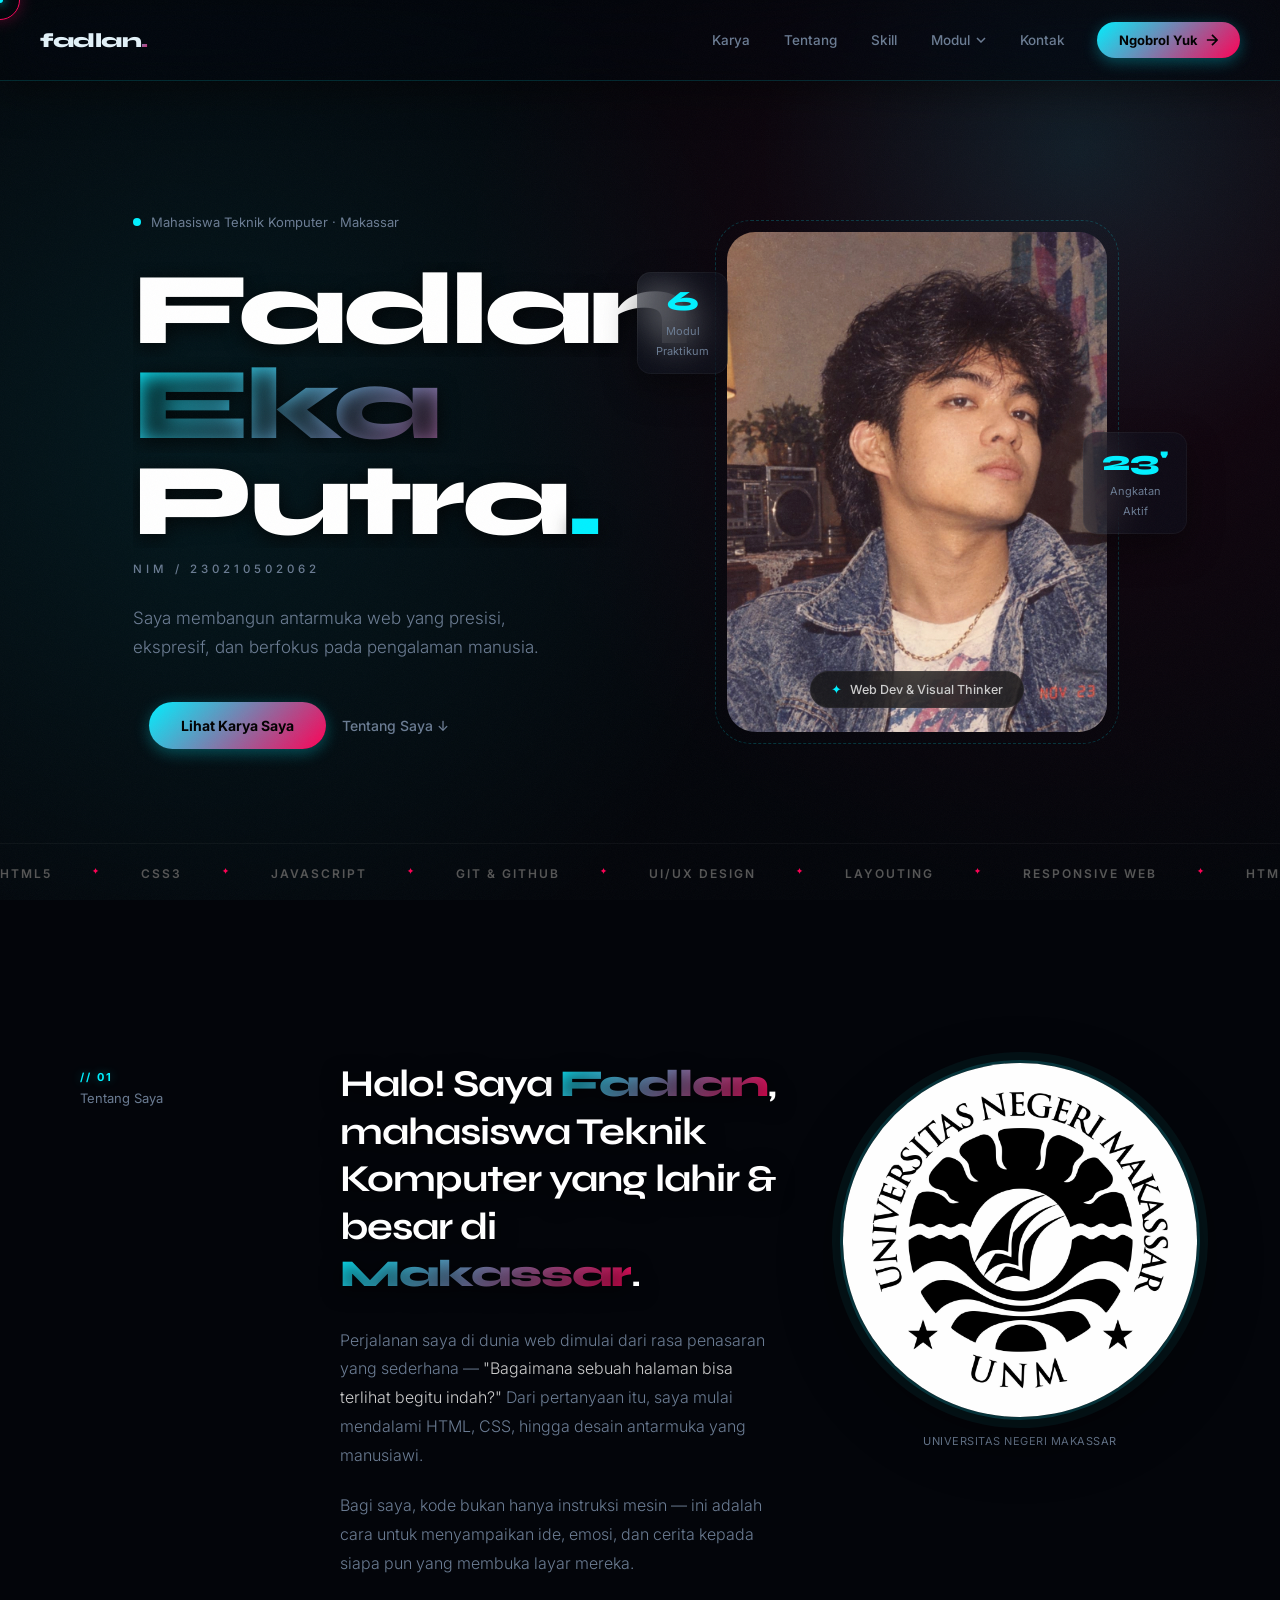
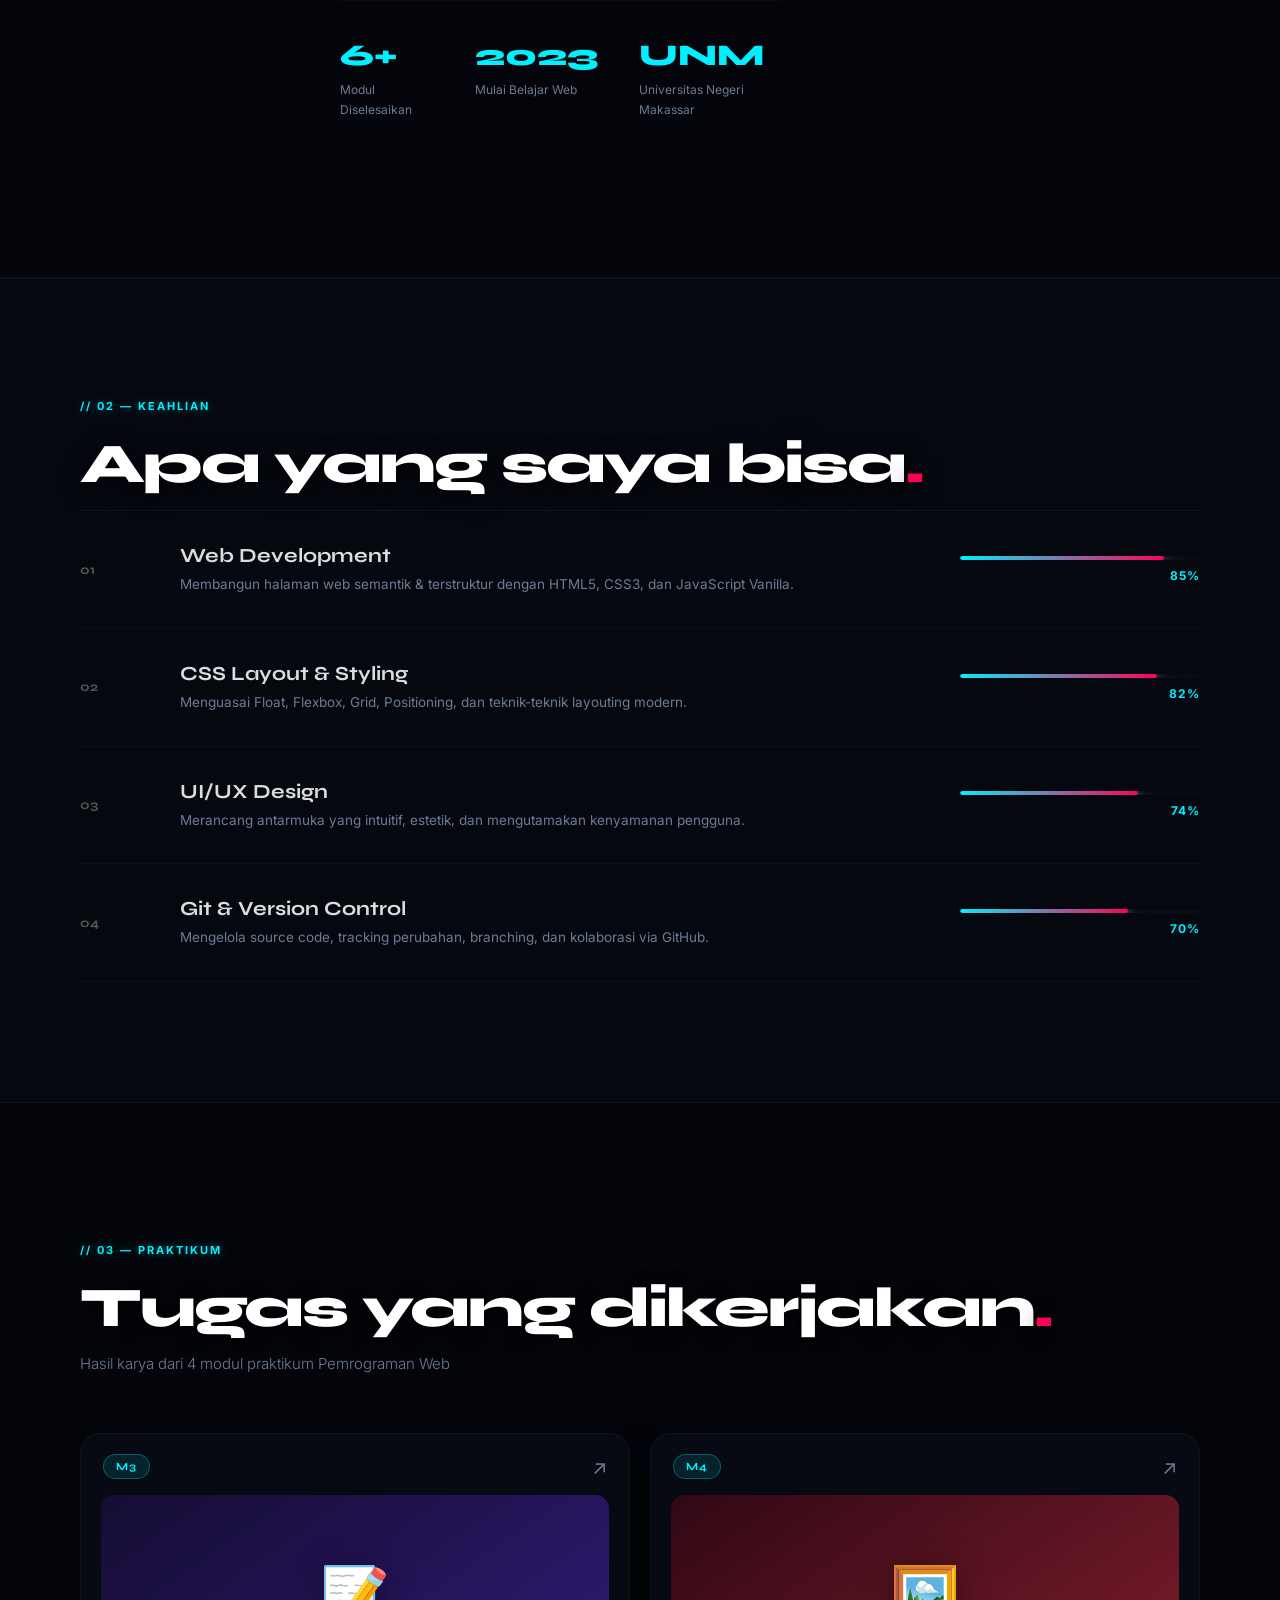
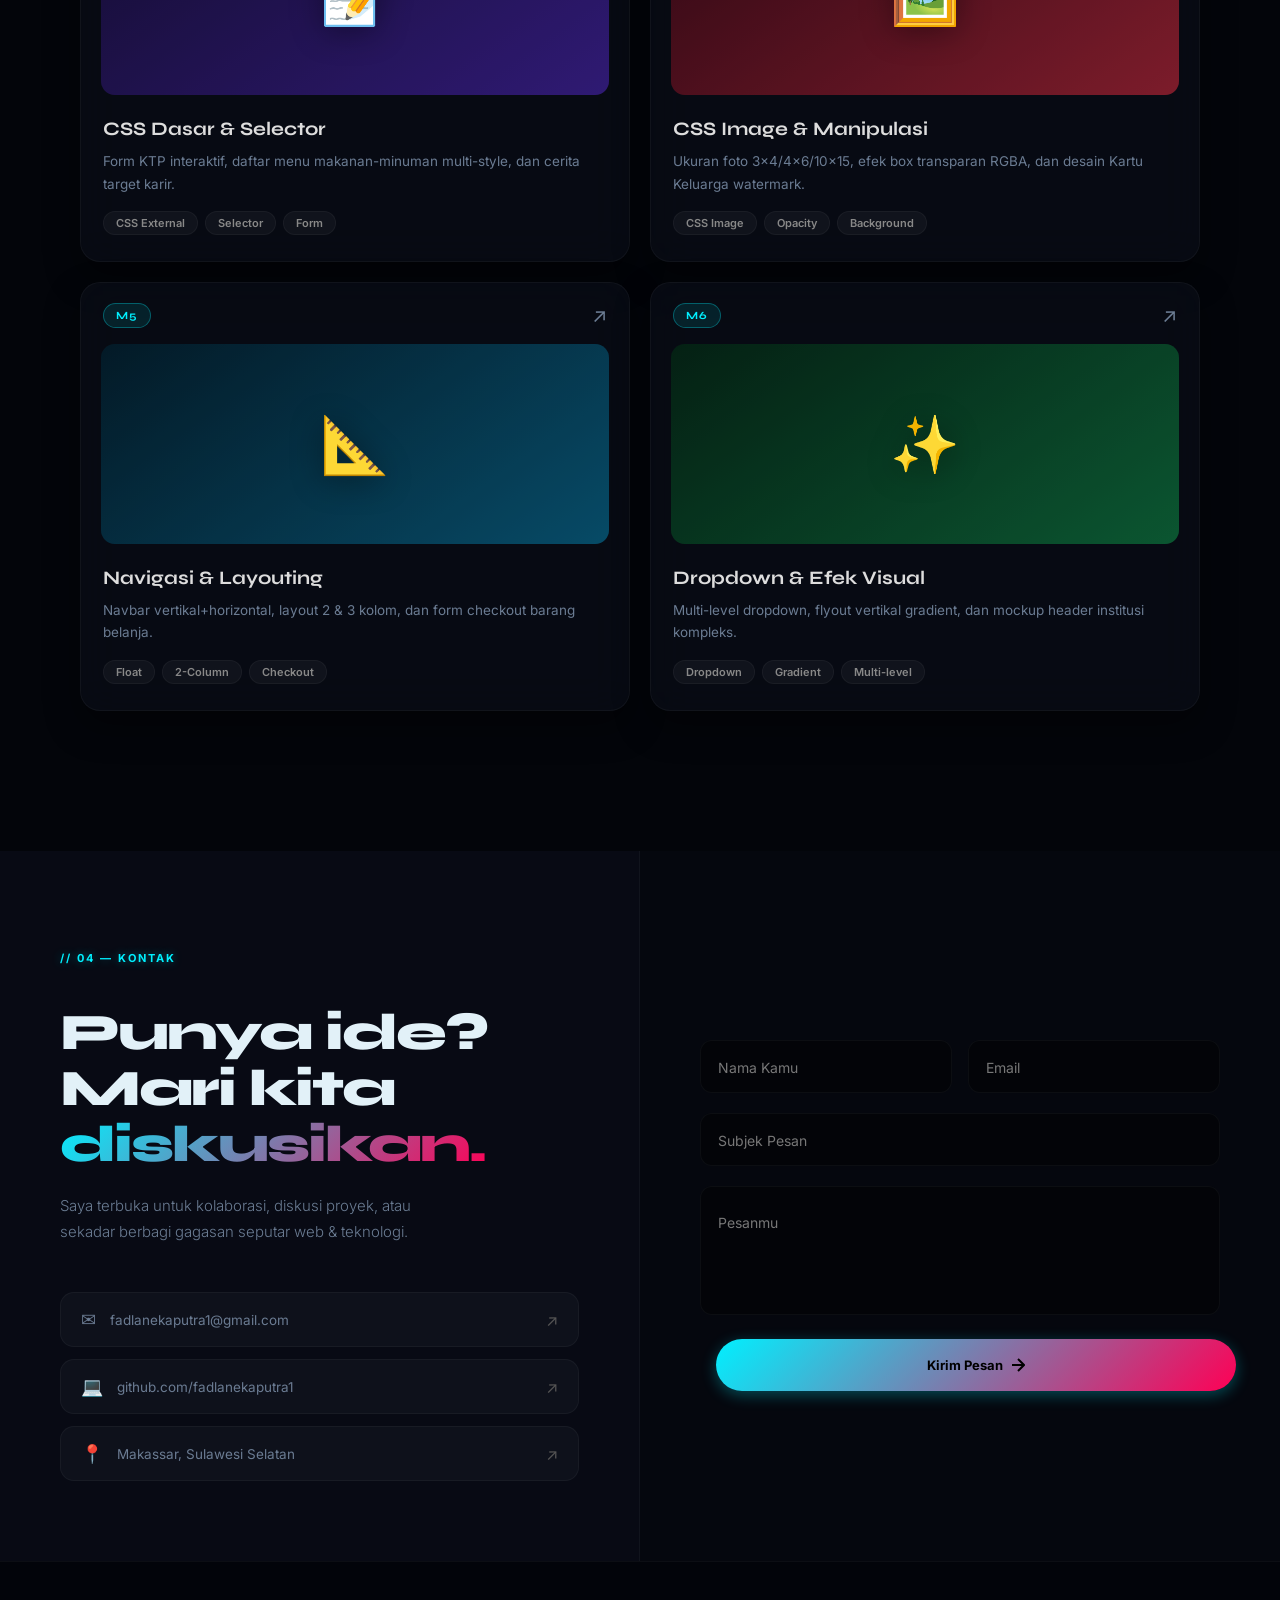
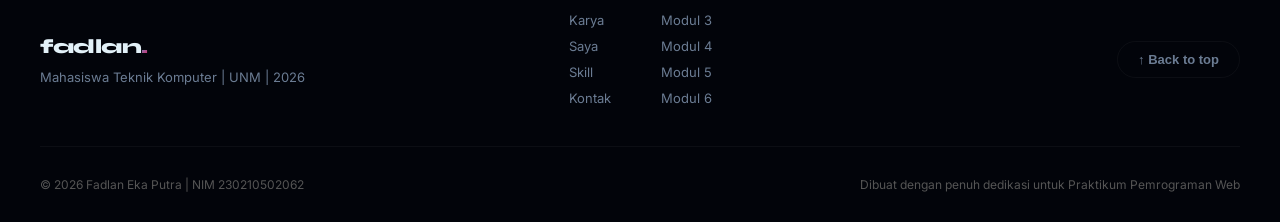
<file: index.html>
<!DOCTYPE html>
<html lang="id">
<head>
    <meta charset="UTF-8">
    <meta name="viewport" content="width=device-width, initial-scale=1.0">
    <meta name="description" content="Fadlan Eka Putra — Mahasiswa Teknik Komputer, Web Developer & Visual Thinker dari Makassar. Membangun antarmuka web modern yang presisi dan interaktif.">
    <title>Fadlan Eka Putra — Web Developer & Portfolio</title>

    <link rel="preconnect" href="https://fonts.googleapis.com">
    <link rel="preconnect" href="https://fonts.gstatic.com" crossorigin>
    <link href="https://fonts.googleapis.com/css2?family=Inter:ital,opsz,wght@0,14..32,300;0,14..32,400;0,14..32,500;0,14..32,600;0,14..32,700;1,14..32,300;1,14..32,400&family=Syne:wght@700;800&display=swap" rel="stylesheet">

    <link rel="stylesheet" href="style.css">
</head>
<body>

    <!-- Custom Cursor -->
    <div id="cursor-dot"></div>
    <div id="cursor-ring"></div>

    <!-- Noise Texture Overlay -->
    <div class="noise-overlay"></div>

    <!-- ===================== NAVBAR ===================== -->
    <header id="navbar">
        <div class="nav-inner">
            <a href="#hero" class="logo">fadlan<span>.</span></a>

            <nav class="nav-links">
                <a href="#work"    class="nav-link">Karya</a>
                <a href="#about"   class="nav-link">Tentang</a>
                <a href="#skills"  class="nav-link">Skill</a>

                <div class="nav-drop-wrap" id="dropWrap">
                    <button class="nav-link drop-btn" id="dropBtn">
                        Modul
                        <svg viewBox="0 0 10 6" width="10" fill="none" stroke="currentColor" stroke-width="1.5"><path d="M1 1l4 4 4-4"/></svg>
                    </button>
                    <div class="drop-bubble" id="dropBubble">
                        <span class="drop-label">Tugas Praktikum Web</span>
                        <a href="modul_3/modul_3.html" class="drop-row">
                            <span class="drop-num">03</span>
                            <span class="drop-info"><b>CSS Dasar &amp; Selector</b><small>Form KTP, Menu, Goals</small></span>
                            <span class="drop-arrow">↗</span>
                        </a>
                        <a href="modul_4/modul_4.html" class="drop-row">
                            <span class="drop-num">04</span>
                            <span class="drop-info"><b>CSS Image</b><small>Foto, Transparan, KK</small></span>
                            <span class="drop-arrow">↗</span>
                        </a>
                        <a href="modul_5/modul_5_tugas2_vertikal.html" class="drop-row">
                            <span class="drop-num">05</span>
                            <span class="drop-info"><b>Navigasi &amp; Layout</b><small>Vertikal, Horizontal, Checkout</small></span>
                            <span class="drop-arrow">↗</span>
                        </a>
                        <a href="modul_6/modul_6.html" class="drop-row">
                            <span class="drop-num">06</span>
                            <span class="drop-info"><b>Dropdown &amp; Efek</b><small>Multi-level, Gradient, Header</small></span>
                            <span class="drop-arrow">↗</span>
                        </a>
                    </div>
                </div>

                <a href="#contact" class="nav-link">Kontak</a>
            </nav>

            <button class="nav-cta" onclick="document.getElementById('contact').scrollIntoView({behavior:'smooth'})">
                <span>Ngobrol Yuk</span>
                <svg viewBox="0 0 14 14" width="12" fill="none" stroke="currentColor" stroke-width="2"><path d="M1 7h12M7 1l6 6-6 6"/></svg>
            </button>
        </div>
    </header>

    <!-- ===================== TASKBAR ===================== -->
    <div id="taskbar" role="navigation" aria-label="Floating navigation">
        <div class="tb-inner">
            <a href="#hero" class="tb-logo">fadlan<span>.</span></a>

            <nav class="tb-links">
                <a href="#work"    class="tb-link">Karya</a>
                <a href="#about"   class="tb-link">Tentang</a>
                <a href="#skills"  class="tb-link">Skill</a>

                <!-- Taskbar Modul Dropdown -->
                <div class="tb-drop-wrap" id="tbDropWrap">
                    <button class="tb-link tb-drop-btn" id="tbDropBtn">
                        Modul
                        <svg viewBox="0 0 10 6" width="10" fill="none" stroke="currentColor" stroke-width="1.5"><path d="M1 1l4 4 4-4"/></svg>
                    </button>
                    <div class="tb-drop-panel" id="tbDropPanel">
                        <span class="drop-label">Tugas Praktikum Web</span>
                        <a href="modul_3/modul_3.html" class="drop-row">
                            <span class="drop-num">03</span>
                            <span class="drop-info"><b>CSS Dasar &amp; Selector</b><small>Form KTP, Menu, Goals</small></span>
                            <span class="drop-arrow">↗</span>
                        </a>
                        <a href="modul_4/modul_4.html" class="drop-row">
                            <span class="drop-num">04</span>
                            <span class="drop-info"><b>CSS Image</b><small>Foto, Transparan, KK</small></span>
                            <span class="drop-arrow">↗</span>
                        </a>
                        <a href="modul_5/modul_5_tugas2_vertikal.html" class="drop-row">
                            <span class="drop-num">05</span>
                            <span class="drop-info"><b>Navigasi &amp; Layout</b><small>Vertikal, Horizontal, Checkout</small></span>
                            <span class="drop-arrow">↗</span>
                        </a>
                        <a href="modul_6/modul_6.html" class="drop-row">
                            <span class="drop-num">06</span>
                            <span class="drop-info"><b>Dropdown &amp; Efek</b><small>Multi-level, Gradient, Header</small></span>
                            <span class="drop-arrow">↗</span>
                        </a>
                    </div>
                </div>

                <a href="#contact" class="tb-link">Kontak</a>
            </nav>

            <button class="tb-cta" onclick="document.getElementById('contact').scrollIntoView({behavior:'smooth'})">
                Ngobrol
                <svg viewBox="0 0 14 14" width="11" fill="none" stroke="currentColor" stroke-width="2"><path d="M1 7h12M7 1l6 6-6 6"/></svg>
            </button>
        </div>
    </div>

    <!-- ===================== HERO ===================== -->
    <section id="hero">
        <div class="hero-grid">
            <div class="hero-left">
                <div class="hero-eyebrow">
                    <span class="dot-live"></span>
                    <span>Mahasiswa Teknik Komputer · Makassar</span>
                </div>

                <h1 class="hero-headline">
                    <span class="line" data-line="1">Fadlan</span>
                    <span class="line italic-word" data-line="2">Eka</span>
                    <span class="line" data-line="3">Putra<span class="hero-dot">.</span></span>
                </h1>

                <p class="hero-nim">NIM / 230210502062</p>

                <p class="hero-sub">
                    Saya membangun antarmuka web yang presisi,<br>
                    ekspresif, dan berfokus pada pengalaman manusia.
                </p>

                <div class="hero-actions">
                    <a href="#work" class="btn-main">Lihat Karya Saya</a>
                    <a href="#about" class="btn-ghost">Tentang Saya ↓</a>
                </div>
            </div>

            <div class="hero-right">
                <div class="photo-frame">
                    <img src="foto saya 80s.jpeg" alt="Fadlan Eka Putra" class="hero-photo">
                    <div class="photo-deco-ring"></div>
                    <div class="photo-tag">
                        <span class="tag-icon">✦</span>
                        <span>Web Dev &amp; Visual Thinker</span>
                    </div>
                </div>

                <div class="float-card card-a">
                    <strong>6</strong>
                    <small>Modul<br>Praktikum</small>
                </div>
                <div class="float-card card-b">
                    <strong>23'</strong>
                    <small>Angkatan<br>Aktif</small>
                </div>
            </div>
        </div>

        <div class="marquee-wrap">
            <div class="marquee-track">
                <span>HTML5</span><span>✦</span>
                <span>CSS3</span><span>✦</span>
                <span>JavaScript</span><span>✦</span>
                <span>Git & GitHub</span><span>✦</span>
                <span>UI/UX Design</span><span>✦</span>
                <span>Layouting</span><span>✦</span>
                <span>Responsive Web</span><span>✦</span>
                <span>HTML5</span><span>✦</span>
                <span>CSS3</span><span>✦</span>
                <span>JavaScript</span><span>✦</span>
                <span>Git & GitHub</span><span>✦</span>
                <span>UI/UX Design</span><span>✦</span>
                <span>Layouting</span><span>✦</span>
                <span>Responsive Web</span><span>✦</span>
            </div>
        </div>
    </section>

    <!-- ===================== ABOUT ===================== -->
    <section id="about">
        <div class="about-wrap">
            <div class="about-sticky-label">
                <span>// 01</span>
                <span>Tentang Saya</span>
            </div>

            <div class="about-content">
                <p class="about-big">
                    Halo! Saya <em>Fadlan</em>, mahasiswa Teknik Komputer 
                    yang lahir &amp; besar di <em>Makassar</em>.
                </p>
                <p class="about-body">
                    Perjalanan saya di dunia web dimulai dari rasa penasaran 
                    yang sederhana — <em>"Bagaimana sebuah halaman bisa terlihat 
                    begitu indah?"</em> Dari pertanyaan itu, saya mulai mendalami 
                    HTML, CSS, hingga desain antarmuka yang manusiawi.
                </p>
                <p class="about-body">
                    Bagi saya, kode bukan hanya instruksi mesin — ini adalah 
                    cara untuk menyampaikan ide, emosi, dan cerita kepada siapa 
                    pun yang membuka layar mereka.
                </p>

                <div class="about-stats-row">
                    <div class="astat">
                        <b>6+</b>
                        <small>Modul Diselesaikan</small>
                    </div>
                    <div class="astat">
                        <b>2023</b>
                        <small>Mulai Belajar Web</small>
                    </div>
                    <div class="astat">
                        <b>UNM</b>
                        <small>Universitas Negeri Makassar</small>
                    </div>
                </div>
            </div>

            <div class="about-photo-col">
                <div class="about-img-wrap">
                    <img src="foto3.jpg" alt="Fadlan Eka Putra" class="about-img">
                    <div class="about-img-label">UNIVERSITAS NEGERI MAKASSAR</div>
                </div>
            </div>
        </div>
    </section>

    <!-- ===================== SKILLS ===================== -->
    <section id="skills">
        <div class="container">
            <div class="section-tag">// 02 — Keahlian</div>
            <h2 class="section-head">Apa yang saya bisa<span class="accent-dot">.</span></h2>

            <div class="skills-list">
                <div class="skill-row js-reveal">
                    <span class="skill-num">01</span>
                    <div class="skill-mid">
                        <h3>Web Development</h3>
                        <p>Membangun halaman web semantik & terstruktur dengan HTML5, CSS3, dan JavaScript Vanilla.</p>
                    </div>
                    <div class="skill-bar-area">
                        <div class="sbar-bg"><div class="sbar-fill" data-pct="85"></div></div>
                        <span>85%</span>
                    </div>
                </div>
                <div class="skill-row js-reveal">
                    <span class="skill-num">02</span>
                    <div class="skill-mid">
                        <h3>CSS Layout & Styling</h3>
                        <p>Menguasai Float, Flexbox, Grid, Positioning, dan teknik-teknik layouting modern.</p>
                    </div>
                    <div class="skill-bar-area">
                        <div class="sbar-bg"><div class="sbar-fill" data-pct="82"></div></div>
                        <span>82%</span>
                    </div>
                </div>
                <div class="skill-row js-reveal">
                    <span class="skill-num">03</span>
                    <div class="skill-mid">
                        <h3>UI/UX Design</h3>
                        <p>Merancang antarmuka yang intuitif, estetik, dan mengutamakan kenyamanan pengguna.</p>
                    </div>
                    <div class="skill-bar-area">
                        <div class="sbar-bg"><div class="sbar-fill" data-pct="74"></div></div>
                        <span>74%</span>
                    </div>
                </div>
                <div class="skill-row js-reveal">
                    <span class="skill-num">04</span>
                    <div class="skill-mid">
                        <h3>Git & Version Control</h3>
                        <p>Mengelola source code, tracking perubahan, branching, dan kolaborasi via GitHub.</p>
                    </div>
                    <div class="skill-bar-area">
                        <div class="sbar-bg"><div class="sbar-fill" data-pct="70"></div></div>
                        <span>70%</span>
                    </div>
                </div>
            </div>
        </div>
    </section>

    <!-- ===================== WORK / PRAKTIKUM ===================== -->
    <section id="work">
        <div class="container">
            <div class="section-tag">// 03 — Praktikum</div>
            <h2 class="section-head">Tugas yang dikerjakan<span class="accent-dot">.</span></h2>
            <p class="section-sub">Hasil karya dari 4 modul praktikum Pemrograman Web</p>

            <div class="work-grid">
                <a href="modul_3/modul_3.html" class="work-card js-reveal" target="_blank">
                    <div class="wcard-top">
                        <span class="wcard-num">M3</span>
                        <span class="wcard-arrow">↗</span>
                    </div>
                    <div class="wcard-thumb" style="background: linear-gradient(145deg,#1a1040,#3b2090);">
                        <div class="thumb-icon">📝</div>
                    </div>
                    <div class="wcard-body">
                        <h3>CSS Dasar & Selector</h3>
                        <p>Form KTP interaktif, daftar menu makanan-minuman multi-style, dan cerita target karir.</p>
                        <div class="wcard-tags">
                            <span>CSS External</span>
                            <span>Selector</span>
                            <span>Form</span>
                        </div>
                    </div>
                </a>

                <a href="modul_4/modul_4.html" class="work-card js-reveal" target="_blank">
                    <div class="wcard-top">
                        <span class="wcard-num">M4</span>
                        <span class="wcard-arrow">↗</span>
                    </div>
                    <div class="wcard-thumb" style="background: linear-gradient(145deg,#3d0a1a,#9b2335);">
                        <div class="thumb-icon">🖼️</div>
                    </div>
                    <div class="wcard-body">
                        <h3>CSS Image & Manipulasi</h3>
                        <p>Ukuran foto 3x4/4x6/10x15, efek box transparan RGBA, dan desain Kartu Keluarga watermark.</p>
                        <div class="wcard-tags">
                            <span>CSS Image</span>
                            <span>Opacity</span>
                            <span>Background</span>
                        </div>
                    </div>
                </a>

                <a href="modul_5/modul_5_tugas2_vertikal.html" class="work-card js-reveal" target="_blank">
                    <div class="wcard-top">
                        <span class="wcard-num">M5</span>
                        <span class="wcard-arrow">↗</span>
                    </div>
                    <div class="wcard-thumb" style="background: linear-gradient(145deg,#042030,#085d80);">
                        <div class="thumb-icon">📐</div>
                    </div>
                    <div class="wcard-body">
                        <h3>Navigasi & Layouting</h3>
                        <p>Navbar vertikal+horizontal, layout 2 & 3 kolom, dan form checkout barang belanja.</p>
                        <div class="wcard-tags">
                            <span>Float</span>
                            <span>2-Column</span>
                            <span>Checkout</span>
                        </div>
                    </div>
                </a>

                <a href="modul_6/modul_6.html" class="work-card js-reveal" target="_blank">
                    <div class="wcard-top">
                        <span class="wcard-num">M6</span>
                        <span class="wcard-arrow">↗</span>
                    </div>
                    <div class="wcard-thumb" style="background: linear-gradient(145deg,#052818,#0e6b3d);">
                        <div class="thumb-icon">✨</div>
                    </div>
                    <div class="wcard-body">
                        <h3>Dropdown & Efek Visual</h3>
                        <p>Multi-level dropdown, flyout vertikal gradient, dan mockup header institusi kompleks.</p>
                        <div class="wcard-tags">
                            <span>Dropdown</span>
                            <span>Gradient</span>
                            <span>Multi-level</span>
                        </div>
                    </div>
                </a>
            </div>
        </div>
    </section>

    <!-- ===================== CONTACT ===================== -->
    <section id="contact">
        <div class="contact-wrap">
            <div class="contact-left">
                <div class="section-tag light">// 04 — Kontak</div>
                <h2 class="contact-head">Punya ide?<br>Mari kita<br><em>diskusikan.</em></h2>
                <p class="contact-sub">Saya terbuka untuk kolaborasi, diskusi proyek, atau sekadar berbagi gagasan seputar web &amp; teknologi.</p>

                <div class="contact-links">
                    <a href="mailto:fadlanekaputra1@gmail.com" class="clink">
                        <span class="clink-icon">✉</span>
                        <span>fadlanekaputra1@gmail.com</span>
                        <span class="clink-arr">↗</span>
                    </a>
                    <a href="https://github.com/fadlanekaputra1" target="_blank" class="clink">
                        <span class="clink-icon">💻</span>
                        <span>github.com/fadlanekaputra1</span>
                        <span class="clink-arr">↗</span>
                    </a>
                    <a href="#" class="clink">
                        <span class="clink-icon">📍</span>
                        <span>Makassar, Sulawesi Selatan</span>
                        <span class="clink-arr">↗</span>
                    </a>
                </div>
            </div>

            <div class="contact-right">
                <form class="cf" id="contactForm">
                    <div class="cf-row">
                        <div class="cf-group">
                            <input type="text" id="cfNama" placeholder=" " required>
                            <label for="cfNama">Nama Kamu</label>
                        </div>
                        <div class="cf-group">
                            <input type="email" id="cfEmail" placeholder=" " required>
                            <label for="cfEmail">Email</label>
                        </div>
                    </div>
                    <div class="cf-group">
                        <input type="text" id="cfSubjek" placeholder=" " required>
                        <label for="cfSubjek">Subjek Pesan</label>
                    </div>
                    <div class="cf-group">
                        <textarea id="cfPesan" rows="5" placeholder=" " required></textarea>
                        <label for="cfPesan">Pesanmu</label>
                    </div>
                    <button type="submit" class="cf-submit" id="cfBtn">
                        <span id="cfBtnText">Kirim Pesan</span>
                        <svg viewBox="0 0 14 14" width="14" fill="none" stroke="currentColor" stroke-width="2"><path d="M1 7h12M7 1l6 6-6 6"/></svg>
                    </button>
                    <div id="cfSuccess" class="cf-success">✦ Pesan terkirim! Saya akan segera membalas.</div>
                </form>
            </div>
        </div>
    </section>

    <!-- ===================== FOOTER ===================== -->
    <footer id="footer">
        <div class="footer-inner">
            <div class="footer-left">
                <a href="#hero" class="logo">fadlan<span>.</span></a>
                <p>Mahasiswa Teknik Komputer | UNM | 2026</p>
            </div>

            <div class="footer-mid">
                <nav class="footer-nav">
                    <a href="#work">Karya</a>
                    <a href="#about">Saya</a>
                    <a href="#skills">Skill</a>
                    <a href="#contact">Kontak</a>
                </nav>
                <nav class="footer-nav">
                    <a href="modul_3/modul_3.html">Modul 3</a>
                    <a href="modul_4/modul_4.html">Modul 4</a>
                    <a href="modul_5/modul_5_tugas2_vertikal.html">Modul 5</a>
                    <a href="modul_6/modul_6.html">Modul 6</a>
                </nav>
            </div>

            <div class="footer-right">
                <button class="back-top" onclick="window.scrollTo({top:0,behavior:'smooth'})">
                    ↑ Back to top
                </button>
            </div>
        </div>

        <div class="footer-bottom">
            <span>© 2026 Fadlan Eka Putra | NIM 230210502062</span>
            <span>Dibuat dengan penuh dedikasi untuk Praktikum Pemrograman Web</span>
        </div>
    </footer>

    <script src="script.js"></script>
</body>
</html>
</file>
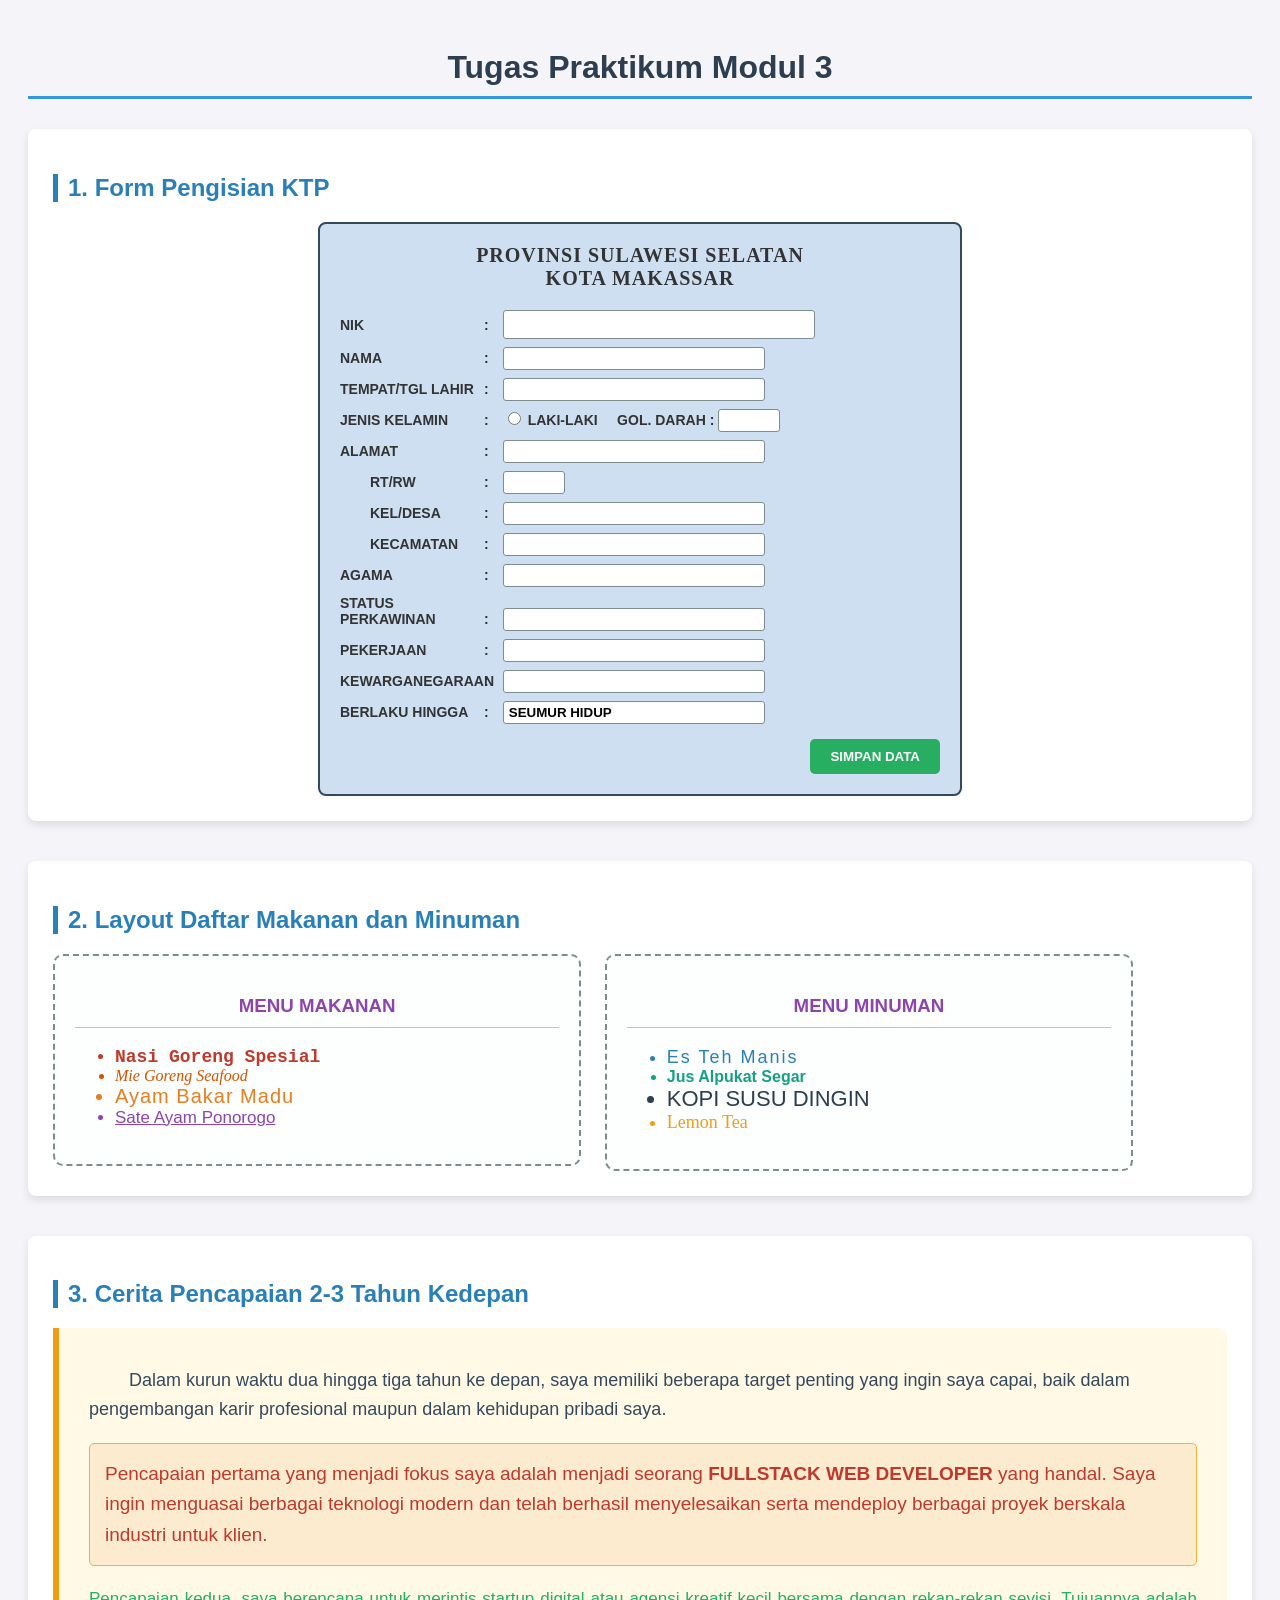
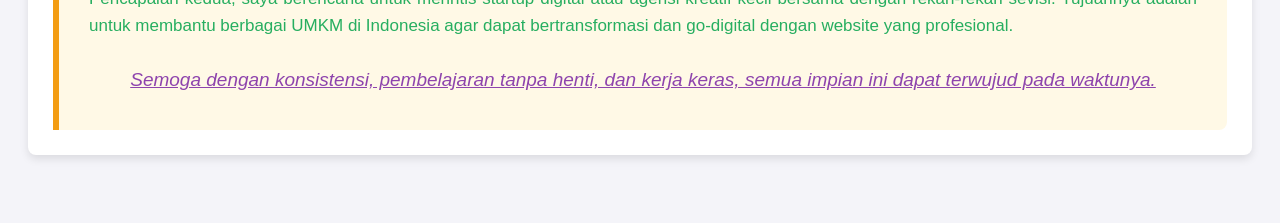
<file: modul_3/modul_3.html>
<!DOCTYPE html>
<html>
<head>
    <meta charset="UTF-8">
    <title>Tugas Praktikum Modul 3</title>
    <!-- Memanggil file CSS eksternal -->
    <link rel="stylesheet" type="text/css" href="style.css">
</head>
<body>

    <h1 class="main-title">Tugas Praktikum Modul 3</h1>

    <!-- Tugas 1 -->
    <div class="task-section">
        <h2 class="task-title">1. Form Pengisian KTP</h2>
        <div class="ktp-form-container">
            <div class="ktp-header">PROVINSI SULAWESI SELATAN<br>KOTA MAKASSAR</div>
            <form>
                <div class="form-group">
                    <label>NIK</label>
                    <span class="colon">:</span>
                    <input type="text" name="nik" class="input-nik">
                </div>
                <div class="form-group">
                    <label>Nama</label>
                    <span class="colon">:</span>
                    <input type="text" name="nama">
                </div>
                <div class="form-group">
                    <label>Tempat/Tgl Lahir</label>
                    <span class="colon">:</span>
                    <input type="text" name="ttl">
                </div>
                <div class="form-group">
                    <label>Jenis Kelamin</label>
                    <span class="colon">:</span>
                    <input type="radio" name="jk" value="Laki-laki"> LAKI-LAKI &nbsp;&nbsp;&nbsp;
                    <label class="label-short">Gol. Darah :</label>
                    <input type="text" name="goldar" class="input-short">
                </div>
                <div class="form-group">
                    <label>Alamat</label>
                    <span class="colon">:</span>
                    <input type="text" name="alamat">
                </div>
                <div class="form-group indent-label">
                    <label>RT/RW</label>
                    <span class="colon">:</span>
                    <input type="text" name="rtrw" class="input-short">
                </div>
                <div class="form-group indent-label">
                    <label>Kel/Desa</label>
                    <span class="colon">:</span>
                    <input type="text" name="keldesa">
                </div>
                <div class="form-group indent-label">
                    <label>Kecamatan</label>
                    <span class="colon">:</span>
                    <input type="text" name="kecamatan">
                </div>
                <div class="form-group">
                    <label>Agama</label>
                    <span class="colon">:</span>
                    <input type="text" name="agama">
                </div>
                <div class="form-group">
                    <label>Status Perkawinan</label>
                    <span class="colon">:</span>
                    <input type="text" name="status">
                </div>
                <div class="form-group">
                    <label>Pekerjaan</label>
                    <span class="colon">:</span>
                    <input type="text" name="pekerjaan">
                </div>
                <div class="form-group">
                    <label>Kewarganegaraan</label>
                    <span class="colon">:</span>
                    <input type="text" name="warga">
                </div>
                <div class="form-group">
                    <label>Berlaku Hingga</label>
                    <span class="colon">:</span>
                    <input type="text" name="berlaku" value="SEUMUR HIDUP" readonly>
                </div>
                <div style="text-align: right; margin-top: 15px;">
                    <button type="button" class="btn-submit">Simpan Data</button>
                </div>
            </form>
        </div>
    </div>

    <!-- Tugas 2 -->
    <div class="task-section">
        <h2 class="task-title">2. Layout Daftar Makanan dan Minuman</h2>
        <div class="menu-container">
            <!-- Layout Kiri -->
            <div id="makanan-layout" class="menu-layout">
                <h3 class="menu-header">Menu Makanan</h3>
                <ul>
                    <li class="makanan-1">Nasi Goreng Spesial</li>
                    <li class="makanan-2">Mie Goreng Seafood</li>
                    <li class="makanan-3">Ayam Bakar Madu</li>
                    <li class="makanan-4">Sate Ayam Ponorogo</li>
                </ul>
            </div>
            
            <!-- Layout Kanan -->
            <div id="minuman-layout" class="menu-layout">
                <h3 class="menu-header">Menu Minuman</h3>
                <ul>
                    <li class="minuman-1">Es Teh Manis</li>
                    <li class="minuman-2">Jus Alpukat Segar</li>
                    <li class="minuman-3">Kopi Susu Dingin</li>
                    <li class="minuman-4">Lemon Tea</li>
                </ul>
            </div>
            <!-- Clear float agar container menyesuaikan tinggi -->
            <div style="clear:both;"></div>
        </div>
    </div>

    <!-- Tugas 3 -->
    <div class="task-section">
        <h2 class="task-title">3. Cerita Pencapaian 2-3 Tahun Kedepan</h2>
        <div class="goals-container">
            <p id="goal-pembuka">Dalam kurun waktu dua hingga tiga tahun ke depan, saya memiliki beberapa target penting yang ingin saya capai, baik dalam pengembangan karir profesional maupun dalam kehidupan pribadi saya.</p>
            
            <p class="goal-highlight">Pencapaian pertama yang menjadi fokus saya adalah menjadi seorang <span class="text-bold">Fullstack Web Developer</span> yang handal. Saya ingin menguasai berbagai teknologi modern dan telah berhasil menyelesaikan serta mendeploy berbagai proyek berskala industri untuk klien.</p>
            
            <p class="goal-normal">Pencapaian kedua, saya berencana untuk merintis startup digital atau agensi kreatif kecil bersama dengan rekan-rekan sevisi. Tujuannya adalah untuk membantu berbagai UMKM di Indonesia agar dapat bertransformasi dan go-digital dengan website yang profesional.</p>
            
            <p id="goal-penutup"><i>Semoga dengan konsistensi, pembelajaran tanpa henti, dan kerja keras, semua impian ini dapat terwujud pada waktunya.</i></p>
        </div>
    </div>

</body>
</html>
</file>
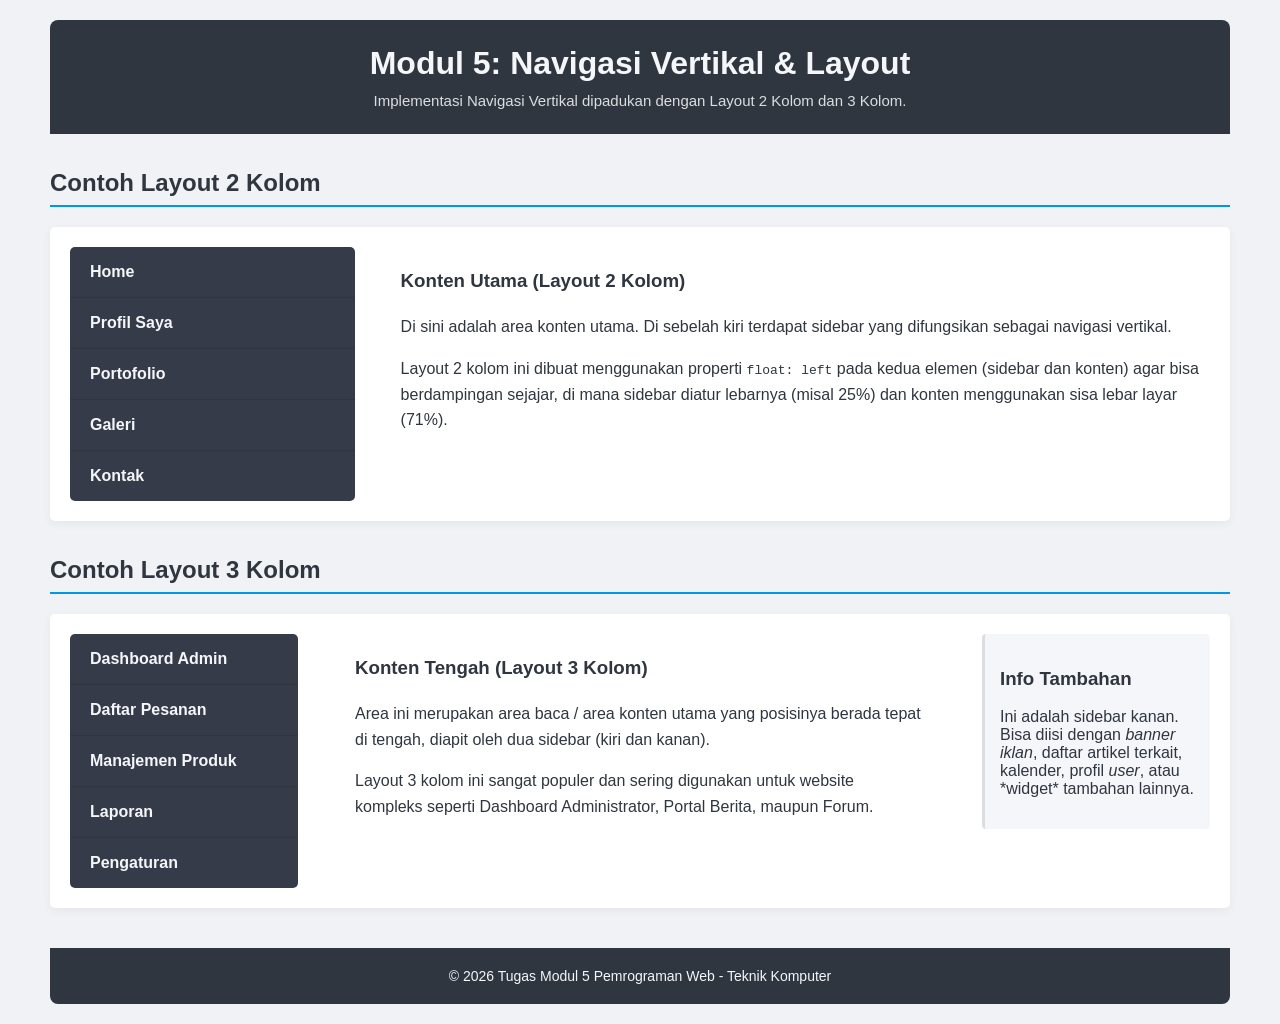
<file: modul_5/modul_5_tugas2_vertikal.html>
<!DOCTYPE html>
<html>
<head>
    <meta charset="UTF-8">
    <title>Modul 5 - Tugas 2 (Navigasi Vertikal & Layout)</title>
    <!-- Memanggil CSS Eksternal -->
    <link rel="stylesheet" type="text/css" href="style.css">
</head>
<body>

    <div class="header">
        <h1>Modul 5: Navigasi Vertikal & Layout</h1>
        <p>Implementasi Navigasi Vertikal dipadukan dengan Layout 2 Kolom dan 3 Kolom.</p>
    </div>

    <!-- Layout 2 Kolom -->
    <h2 class="section-title">Contoh Layout 2 Kolom</h2>
    <div class="wrapper-2col">
        <div class="sidebar-kiri">
            <!-- Navigasi Vertikal -->
            <ul class="nav-vertikal">
                <li><a href="#home">Home</a></li>
                <li><a href="#profil">Profil Saya</a></li>
                <li><a href="#portofolio">Portofolio</a></li>
                <li><a href="#galeri">Galeri</a></li>
                <li><a href="#kontak">Kontak</a></li>
            </ul>
        </div>
        <div class="konten-utama-2col">
            <h3>Konten Utama (Layout 2 Kolom)</h3>
            <p>Di sini adalah area konten utama. Di sebelah kiri terdapat sidebar yang difungsikan sebagai navigasi vertikal.</p>
            <p>Layout 2 kolom ini dibuat menggunakan properti <code>float: left</code> pada kedua elemen (sidebar dan konten) agar bisa berdampingan sejajar, di mana sidebar diatur lebarnya (misal 25%) dan konten menggunakan sisa lebar layar (71%).</p>
        </div>
        <!-- Membersihkan efek float -->
        <div style="clear:both;"></div>
    </div>

    <!-- Layout 3 Kolom -->
    <h2 class="section-title">Contoh Layout 3 Kolom</h2>
    <div class="wrapper-3col">
        <div class="sidebar-kiri-3col">
            <!-- Navigasi Vertikal -->
            <ul class="nav-vertikal">
                <li><a href="#dashboard">Dashboard Admin</a></li>
                <li><a href="#pesanan">Daftar Pesanan</a></li>
                <li><a href="#produk">Manajemen Produk</a></li>
                <li><a href="#laporan">Laporan</a></li>
                <li><a href="#pengaturan">Pengaturan</a></li>
            </ul>
        </div>
        <div class="konten-tengah-3col">
            <h3>Konten Tengah (Layout 3 Kolom)</h3>
            <p>Area ini merupakan area baca / area konten utama yang posisinya berada tepat di tengah, diapit oleh dua sidebar (kiri dan kanan).</p>
            <p>Layout 3 kolom ini sangat populer dan sering digunakan untuk website kompleks seperti Dashboard Administrator, Portal Berita, maupun Forum.</p>
        </div>
        <div class="sidebar-kanan-3col">
            <h3>Info Tambahan</h3>
            <p>Ini adalah sidebar kanan. Bisa diisi dengan <i>banner iklan</i>, daftar artikel terkait, kalender, profil <i>user</i>, atau *widget* tambahan lainnya.</p>
        </div>
        <!-- Membersihkan efek float -->
        <div style="clear:both;"></div>
    </div>

    <div class="footer">
        &copy; 2026 Tugas Modul 5 Pemrograman Web - Teknik Komputer
    </div>

</body>
</html>
</file>
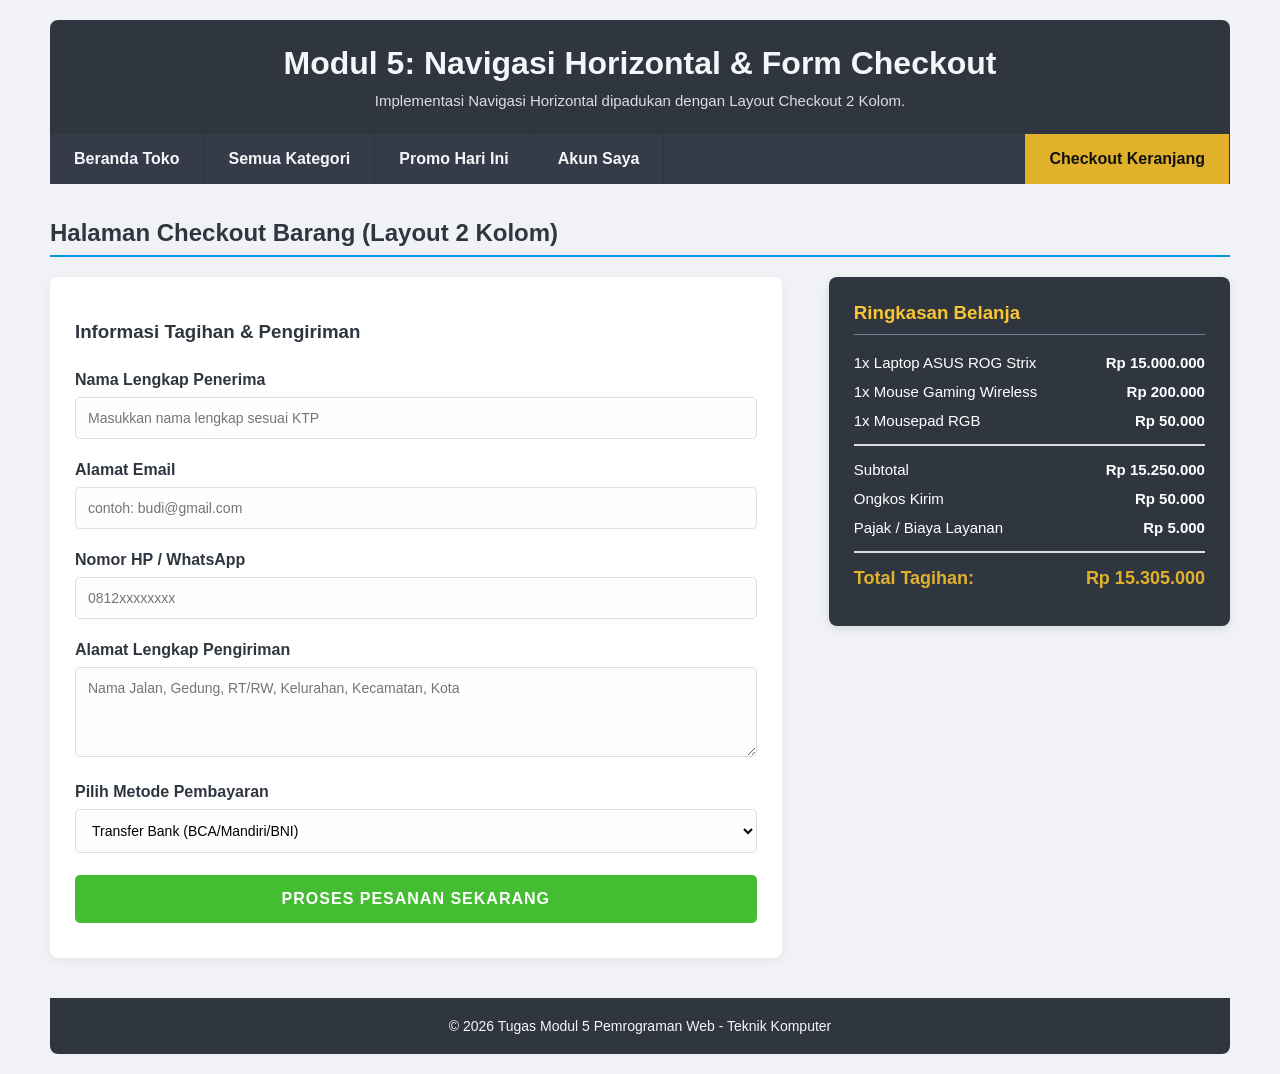
<file: modul_5/modul_5_tugas3_horizontal.html>
<!DOCTYPE html>
<html>
<head>
    <meta charset="UTF-8">
    <title>Modul 5 - Tugas 3 (Navigasi Horizontal & Checkout)</title>
    <!-- Memanggil CSS Eksternal -->
    <link rel="stylesheet" type="text/css" href="style.css">
</head>
<body>

    <div class="header">
        <h1>Modul 5: Navigasi Horizontal & Form Checkout</h1>
        <p>Implementasi Navigasi Horizontal dipadukan dengan Layout Checkout 2 Kolom.</p>
    </div>

    <!-- Navigasi Horizontal -->
    <ul class="nav-horizontal">
        <li><a href="#">Beranda Toko</a></li>
        <li><a href="#">Semua Kategori</a></li>
        <li><a href="#">Promo Hari Ini</a></li>
        <li><a href="#">Akun Saya</a></li>
        <!-- Menu Checkout di kanan -->
        <li style="float:right"><a class="active" href="#">Checkout Keranjang</a></li>
    </ul>

    <!-- Layout 2 Kolom (Kiri: Konten Form Checkout, Kanan: Sidebar Ringkasan) -->
    <h2 class="section-title">Halaman Checkout Barang (Layout 2 Kolom)</h2>
    <div class="wrapper-2col" style="background-color: transparent; box-shadow: none; padding: 0;">
        
        <div class="konten-utama-kiri">
            <h3>Informasi Tagihan & Pengiriman</h3>
            <div class="form-checkout">
                <form>
                    <label>Nama Lengkap Penerima</label>
                    <input type="text" placeholder="Masukkan nama lengkap sesuai KTP" required>
                    
                    <label>Alamat Email</label>
                    <input type="email" placeholder="contoh: budi@gmail.com" required>
                    
                    <label>Nomor HP / WhatsApp</label>
                    <input type="text" placeholder="0812xxxxxxxx" required>
                    
                    <label>Alamat Lengkap Pengiriman</label>
                    <textarea rows="4" placeholder="Nama Jalan, Gedung, RT/RW, Kelurahan, Kecamatan, Kota" required></textarea>
                    
                    <label>Pilih Metode Pembayaran</label>
                    <select>
                        <option>Transfer Bank (BCA/Mandiri/BNI)</option>
                        <option>E-Wallet (GoPay / OVO / Dana)</option>
                        <option>COD (Bayar Tunai di Tempat)</option>
                        <option>Kartu Kredit / Debit</option>
                    </select>
                    
                    <button type="button" class="btn-checkout">Proses Pesanan Sekarang</button>
                </form>
            </div>
        </div>

        <div class="sidebar-kanan">
            <h3>Ringkasan Belanja</h3>
            <div class="ringkasan-item">
                <p>1x Laptop ASUS ROG Strix <span>Rp 15.000.000</span></p>
                <p>1x Mouse Gaming Wireless <span>Rp 200.000</span></p>
                <p>1x Mousepad RGB <span>Rp 50.000</span></p>
                <hr style="border: 1px solid #dcdde1; margin: 15px 0;">
                <p>Subtotal <span>Rp 15.250.000</span></p>
                <p>Ongkos Kirim <span>Rp 50.000</span></p>
                <p>Pajak / Biaya Layanan <span>Rp 5.000</span></p>
                <hr style="border: 1px solid #dcdde1; margin: 15px 0;">
                <p style="font-size: 18px; color: #e1b12c;"><strong>Total Tagihan: <span style="float:right">Rp 15.305.000</span></strong></p>
            </div>
        </div>
        
        <!-- Membersihkan efek float -->
        <div style="clear:both;"></div>
    </div>

    <!-- Penutup Footer -->
    <div class="footer">
        &copy; 2026 Tugas Modul 5 Pemrograman Web - Teknik Komputer
    </div>

</body>
</html>
</file>
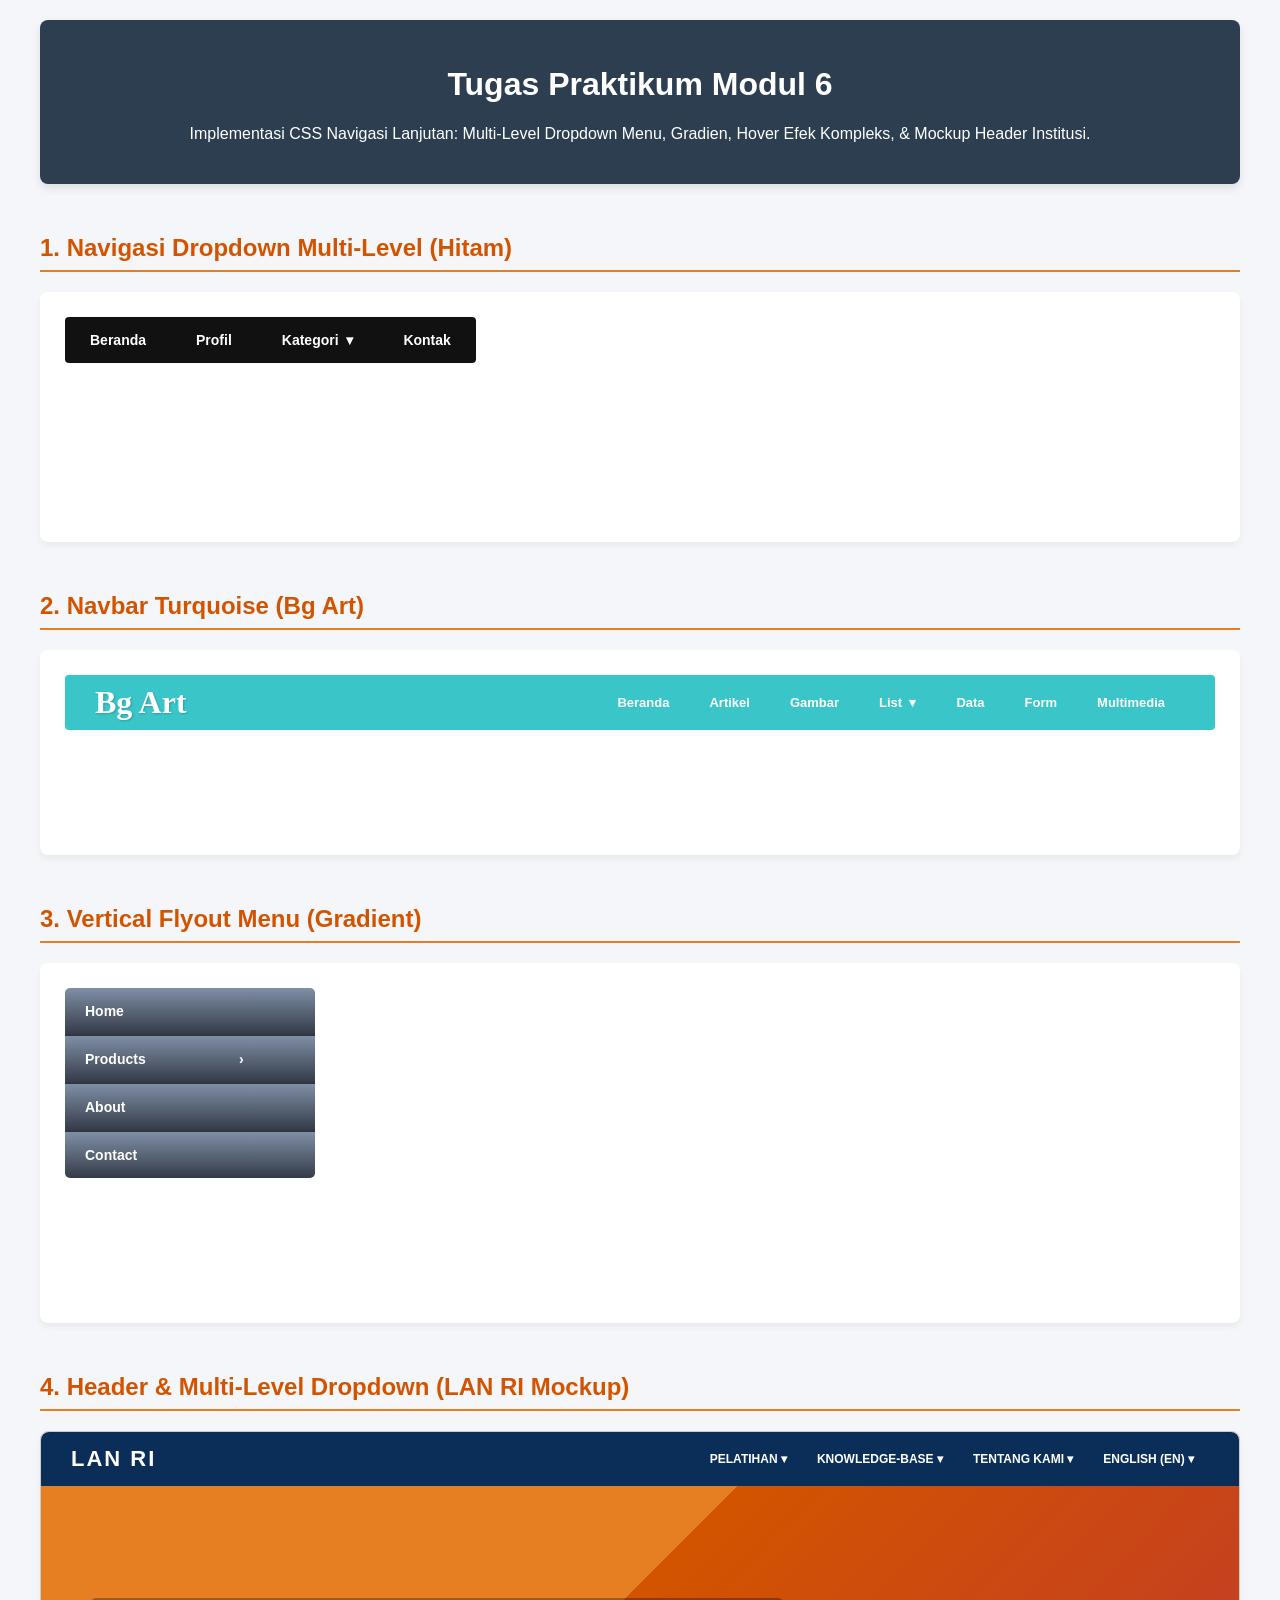
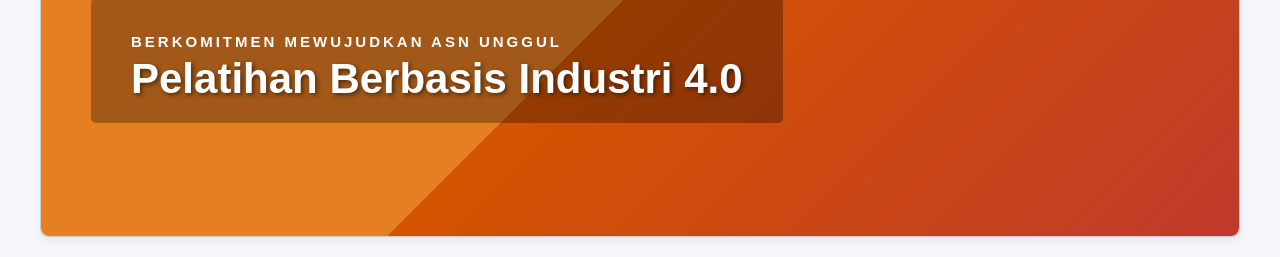
<file: modul_6/modul_6.html>
<!DOCTYPE html>
<html>
<head>
    <meta charset="UTF-8">
    <title>Modul 6 - Navigasi dan Dropdown Lanjutan</title>
    <!-- Memanggil CSS Eksternal -->
    <link rel="stylesheet" type="text/css" href="style.css">
</head>
<body>

    <div class="header-main">
        <h1>Tugas Praktikum Modul 6</h1>
        <p>Implementasi CSS Navigasi Lanjutan: Multi-Level Dropdown Menu, Gradien, Hover Efek Kompleks, & Mockup Header Institusi.</p>
    </div>

    <!-- Tugas 1 -->
    <h2 class="section-title">1. Navigasi Dropdown Multi-Level (Hitam)</h2>
    <div class="task-box">
        <ul class="nav-task1">
            <li><a href="#">Beranda</a></li>
            <li><a href="#">Profil</a></li>
            <li class="dropdown-1">
                <a href="#">Kategori &nbsp;&#x25BE;</a>
                <ul class="sub-1">
                    <li><a href="#">CSS</a></li>
                    <li><a href="#">PHP</a></li>
                    <li><a href="#">Jquery</a></li>
                    <!-- Dropdown level ke-2 -->
                    <li class="dropdown-2">
                        <a href="#">HTML &nbsp;&nbsp;&nbsp;&nbsp;&nbsp;&nbsp;&nbsp;&nbsp;&nbsp;&nbsp;&nbsp;&nbsp;&nbsp;&nbsp;&nbsp;&nbsp;&nbsp;&nbsp;&rsaquo;</a>
                        <ul class="sub-2">
                            <li><a href="#">Dasar HTML</a></li>
                            <li><a href="#">Tag HTML</a></li>
                        </ul>
                    </li>
                </ul>
            </li>
            <li><a href="#">Kontak</a></li>
        </ul>
        <div style="clear:both; height:150px;"></div> <!-- Spasi agar dropdown terlihat -->
    </div>

    <!-- Tugas 2 -->
    <h2 class="section-title">2. Navbar Turquoise (Bg Art)</h2>
    <div class="task-box">
        <div class="nav-task2">
            <div class="brand-t2">Bg Art</div>
            <ul class="menu-t2">
                <li><a href="#">Beranda</a></li>
                <li><a href="#">Artikel</a></li>
                <li><a href="#">gambar</a></li>
                <!-- Dropdown -->
                <li class="dropdown-t2">
                    <a href="#">list &nbsp;&#x25BE;</a>
                    <ul class="sub-t2">
                        <li><a href="#">Tips Sukses (ul)</a></li>
                        <li><a href="#">Cara Masak Mie (ol)</a></li>
                    </ul>
                </li>
                <li><a href="#">Data</a></li>
                <li><a href="#">Form</a></li>
                <li><a href="#">Multimedia</a></li>
            </ul>
        </div>
        <div style="clear:both; height:100px;"></div>
    </div>

    <!-- Tugas 3 -->
    <h2 class="section-title">3. Vertical Flyout Menu (Gradient)</h2>
    <div class="task-box">
        <ul class="nav-task3">
            <li><a href="#">Home</a></li>
            <!-- Dropdown Flyout ke samping -->
            <li class="dropdown-t3">
                <a href="#">Products &nbsp;&nbsp;&nbsp;&nbsp;&nbsp;&nbsp;&nbsp;&nbsp;&nbsp;&nbsp;&nbsp;&nbsp;&nbsp;&nbsp;&nbsp;&nbsp;&nbsp;&nbsp;&nbsp;&nbsp;&nbsp;&nbsp;&nbsp;&rsaquo;</a>
                <ul class="sub-t3">
                    <li><a href="#">Product 1</a></li>
                    <li><a href="#">Product 2</a></li>
                </ul>
            </li>
            <li><a href="#">About</a></li>
            <li><a href="#">Contact</a></li>
        </ul>
        <div style="clear:both; height:120px;"></div>
    </div>

    <!-- Tugas 4 -->
    <h2 class="section-title">4. Header & Multi-Level Dropdown (LAN RI Mockup)</h2>
    <div class="task-box" style="padding:0; border:1px solid #ccc;">
        <div class="nav-task4-container">
            <!-- Navbar Atas -->
            <div class="topbar-t4">
                <div class="logo-t4">LAN RI</div>
                <ul class="menu-t4">
                    <li class="drop-t4">
                        <a href="#">PELATIHAN &#x25BE;</a>
                        <!-- Submenu 1 -->
                        <ul class="sub-t4">
                            <li class="drop-t4-sub">
                                <a href="#">Pelatihan Kepemimpinan &nbsp;&nbsp;&nbsp;&nbsp;&nbsp;&rsaquo;</a>
                                <!-- Submenu 2 -->
                                <ul class="sub-t4-sub">
                                    <li><a href="#">PKN Tingkat I</a></li>
                                    <li><a href="#">PKN Tingkat II</a></li>
                                    <li><a href="#">PKA</a></li>
                                </ul>
                            </li>
                            <li><a href="#">Pelatihan Dasar CPNS</a></li>
                            <li><a href="#">Pelatihan Sosial Kultural</a></li>
                            <li><a href="#">Pelatihan Teknis</a></li>
                            <li><a href="#">Pelatihan Fungsional</a></li>
                        </ul>
                    </li>
                    <li><a href="#">KNOWLEDGE-BASE &#x25BE;</a></li>
                    <li><a href="#">TENTANG KAMI &#x25BE;</a></li>
                    <li><a href="#">ENGLISH (EN) &#x25BE;</a></li>
                </ul>
            </div>
            
            <!-- Banner / Hero Section Bawah Navigasi -->
            <div class="hero-banner-t4">
                <div class="hero-text">
                    <p class="subtitle">BERKOMITMEN MEWUJUDKAN ASN UNGGUL</p>
                    <h1 class="title">Pelatihan Berbasis Industri 4.0</h1>
                </div>
            </div>
        </div>
    </div>

</body>
</html>
</file>
<file: style.css>
/* ========================================
   PORTFOLIO — TEMA CYBER-AURORA
   Style: Deep Space Glassmorphism + Neon Glow
   ======================================== */

:root {
    --bg-base:       #03050a; 
    --bg-surface:    rgba(14, 18, 32, 0.45); 
    --bg-elevated:   rgba(25, 30, 50, 0.6);
    
    --text-main:     #e2f1f8; 
    --text-muted:    #6b7c93; 
    --accent-primary:#00f0ff; 
    --accent-secondary:#ff0055; 
    --accent-grad:   linear-gradient(135deg, var(--accent-primary), var(--accent-secondary));
    
    --border-glow:   rgba(0, 240, 255, 0.15);
    --border-subtle: rgba(255, 255, 255, 0.04);
    
    --f-body: 'Plus Jakarta Sans', 'Inter', sans-serif;
    --f-head: 'Space Grotesk', 'Syne', sans-serif;

    --ease:    cubic-bezier(0.16, 1, 0.3, 1);
    --spring:  cubic-bezier(0.175, 0.885, 0.32, 1.275);
}

*,*::before,*::after { box-sizing:border-box; margin:0; padding:0; }
html { scroll-behavior:smooth; }

body {
    font-family: var(--f-body);
    background-color: var(--bg-base);
    background-image: 
        radial-gradient(circle at 15% 50%, rgba(0, 240, 255, 0.08) 0%, transparent 50%),
        radial-gradient(circle at 85% 30%, rgba(255, 0, 85, 0.08) 0%, transparent 50%);
    background-attachment: fixed;
    color: var(--text-main);
    overflow-x: hidden;
    cursor: none; 
}

a { text-decoration:none; color:inherit; }
img { display:block; max-width:100%; }

.container {
    max-width: 1200px;
    margin: 0 auto;
    padding: 0 40px;
}

/* Noise Texture Overlay */
.noise-overlay {
    position: fixed; inset: 0; z-index: 9999; pointer-events: none; opacity: 0.032;
    background-image: url("data:image/svg+xml,%3Csvg viewBox='0 0 256 256' xmlns='http://www.w3.org/2000/svg'%3E%3Cfilter id='n'%3E%3CfeTurbulence type='fractalNoise' baseFrequency='0.9' numOctaves='4' stitchTiles='stitch'/%3E%3C/filter%3E%3Crect width='100%25' height='100%25' filter='url(%23n)'/%3E%3C/svg%3E");
    background-repeat: repeat; background-size: 200px 200px;
}

/* Custom Cursor */
#cursor-dot {
    width: 6px; height: 6px; background: var(--accent-primary); box-shadow: 0 0 10px var(--accent-primary);
    border-radius: 50%; position: fixed; top: 0; left: 0; transform: translate(-50%,-50%);
    pointer-events: none; z-index: 10000; transition: transform 0.1s ease-out; mix-blend-mode: screen;
}
#cursor-ring {
    width: 40px; height: 40px; border: 1.5px solid var(--accent-secondary); box-shadow: 0 0 15px rgba(255, 0, 85, 0.3);
    border-radius: 50%; position: fixed; top: 0; left: 0; transform: translate(-50%,-50%);
    pointer-events: none; z-index: 9999; transition: width 0.3s var(--spring), height 0.3s var(--spring), background 0.3s ease;
    mix-blend-mode: screen;
}
body.cursor-hover #cursor-ring {
    width: 70px; height: 70px; border-color: var(--accent-primary); background: rgba(0, 240, 255, 0.05);
    box-shadow: 0 0 20px rgba(0, 240, 255, 0.2);
}

/* Navbar */
#navbar {
    position: fixed; top: 0; left: 0; right: 0; z-index: 900; padding: 22px 40px;
    background: rgba(3, 5, 10, 0.65); backdrop-filter: blur(30px) saturate(200%);
    border-bottom: 1px solid var(--border-glow); box-shadow: 0 10px 40px rgba(0, 0, 0, 0.5);
    transition: transform 0.55s var(--ease), opacity 0.45s ease;
}
#navbar.nav-hidden { transform: translateY(-110%); opacity: 0; pointer-events: none; }
.nav-inner { display: flex; align-items: center; width: 100%; }
.logo { font-family: var(--f-head); font-size: 20px; font-weight: 800; letter-spacing: -0.5px; color: var(--text-main); margin-right: auto; }
.logo span, .tb-logo span { background: var(--accent-grad); -webkit-background-clip: text; -webkit-text-fill-color: transparent; }
.nav-links { display: flex; align-items: center; gap: 2px; }
.nav-link, .tb-link {
    font-size: 13.5px; font-weight: 500; color: var(--text-muted); padding: 8px 16px; border-radius: 99px;
    background: none; border: none; font-family: var(--f-body); cursor: none; display: flex; align-items: center; gap: 6px;
    transition: color 0.2s ease, background 0.2s ease, box-shadow 0.2s ease;
}
.nav-link:hover, .tb-link:hover { color: var(--text-main); background: rgba(255, 255, 255, 0.03); box-shadow: inset 0 -2px 0 var(--accent-primary); }
.nav-cta, .tb-cta, .btn-main, .cf-submit {
    display: flex; align-items: center; justify-content: center; gap: 8px; margin-left: 16px; padding: 10px 22px;
    background: var(--accent-grad); color: #000; font-family: var(--f-body); font-size: 13px; font-weight: 700;
    border: none; border-radius: 99px; cursor: none; box-shadow: 0 4px 15px rgba(0, 240, 255, 0.3);
    transition: transform 0.25s var(--spring), box-shadow 0.25s ease;
}
.nav-cta:hover, .tb-cta:hover, .btn-main:hover, .cf-submit:hover {
    transform: scale(1.04); box-shadow: 0 8px 25px rgba(255, 0, 85, 0.4);
}

/* Taskbar */
#taskbar {
    position: fixed; top: 18px; left: 50%; transform: translateX(-50%) translateY(-80px);
    z-index: 1000; opacity: 0; pointer-events: none; background: rgba(12, 12, 16, 0.88);
    backdrop-filter: blur(24px) saturate(180%); border: 1px solid var(--border-glow); border-radius: 99px;
    padding: 6px 8px 6px 20px; box-shadow: 0 8px 32px rgba(0, 0, 0, 0.5);
    transition: transform 0.55s var(--spring), opacity 0.35s ease;
}
#taskbar.tb-visible { transform: translateX(-50%) translateY(0); opacity: 1; pointer-events: all; }
.tb-inner { display: flex; align-items: center; gap: 4px; }
.tb-logo { font-family: var(--f-head); font-size: 15px; font-weight: 800; color: var(--text-main); margin-right: 6px; padding: 0 4px; }
.tb-links { display: flex; align-items: center; }

/* Dropdowns */
.tb-drop-wrap, .nav-drop-wrap { position: relative; }
.tb-drop-panel, .drop-bubble {
    position: absolute; top: calc(100% + 14px); left: 50%; transform: translateX(-50%) translateY(-10px) scale(0.95);
    background: var(--bg-elevated); backdrop-filter: blur(20px); border: 1px solid var(--border-subtle);
    border-radius: 18px; padding: 8px; box-shadow: 0 20px 60px rgba(0,0,0,0.6); opacity: 0; visibility: hidden; pointer-events: none;
    transition: opacity 0.22s ease, transform 0.28s var(--spring), visibility 0.22s;
}
.tb-drop-panel { width: 300px; }
.drop-bubble { width: 320px; }
.tb-drop-wrap.open .tb-drop-panel, .nav-drop-wrap.open .drop-bubble {
    opacity: 1; visibility: visible; pointer-events: all; transform: translateX(-50%) translateY(0) scale(1);
}
.drop-label {
    display: block; font-size: 10px; font-weight: 700; letter-spacing: 2px; text-transform: uppercase;
    color: var(--text-muted); padding: 8px 14px 6px; border-bottom: 1px solid var(--border-subtle); margin-bottom: 6px;
}
.drop-row {
    display: flex; align-items: center; gap: 12px; padding: 12px 14px; border-radius: 12px;
    transition: background 0.18s ease, transform 0.2s var(--spring); cursor: none;
}
.drop-row:hover { background: rgba(0, 240, 255, 0.06); transform: translateX(3px); }
.drop-num, .wcard-num {
    font-family: var(--f-head); font-size: 11px; font-weight: 700; background: rgba(0, 240, 255, 0.1);
    color: var(--accent-primary); border: 1px solid rgba(0, 240, 255, 0.3); display: flex; align-items: center; justify-content: center;
}
.drop-num { width: 28px; height: 28px; border-radius: 8px; }
.drop-info { flex: 1; }
.drop-info b { display: block; font-size: 13.5px; font-weight: 600; color: var(--text-main); margin-bottom: 2px; }
.drop-info small { font-size: 11.5px; color: var(--text-muted); }
.drop-arrow { color: var(--text-muted); font-size: 13px; transition: color 0.2s ease, transform 0.2s ease; }
.drop-row:hover .drop-arrow { color: var(--accent-primary); transform: translate(2px,-2px); }

/* Hero Section */
#hero { min-height: 100vh; display: flex; flex-direction: column; padding-top: 100px; position: relative; overflow: hidden; }
#hero::before {
    content: ''; position: absolute; top: -200px; right: -150px; width: 700px; height: 700px; border-radius: 50%;
    background: radial-gradient(circle, rgba(0,240,255,0.1) 0%, transparent 65%); pointer-events: none;
}
.hero-grid { flex: 1; display: grid; grid-template-columns: 1fr 460px; max-width: 1200px; margin: 0 auto; padding: 80px 40px 60px; align-items: center; }
.hero-eyebrow { display: flex; align-items: center; gap: 10px; font-size: 13px; color: var(--text-muted); margin-bottom: 32px; }
.dot-live { width: 8px; height: 8px; border-radius: 50%; background: var(--accent-primary); animation: pulseLive 2s infinite; }
@keyframes pulseLive { 0%, 100% { box-shadow: 0 0 0 0 rgba(0,240,255,0.5); } 50% { box-shadow: 0 0 0 8px rgba(0,240,255,0); } }

.hero-headline, .section-head, .about-big { font-family: var(--f-head); color: #ffffff; text-shadow: 0 4px 20px rgba(0,0,0,0.8); }
.hero-headline { font-size: clamp(64px, 8vw, 110px); font-weight: 800; line-height: 0.93; letter-spacing: -4px; margin-bottom: 14px; }
.hero-headline .line { display: block; overflow: hidden; }
.hero-headline .italic-word, .about-big em, .contact-head em {
    background: var(--accent-grad); -webkit-background-clip: text; -webkit-text-fill-color: transparent; font-style: normal; font-weight: 900;
}
.hero-dot { color: var(--accent-primary); }
.hero-nim { font-size: 11.5px; font-weight: 500; letter-spacing: 4px; text-transform: uppercase; color: var(--text-muted); margin-bottom: 28px; }
.hero-sub { font-size: 17px; color: var(--text-muted); line-height: 1.7; max-width: 440px; margin-bottom: 40px; font-weight: 300; }
.hero-actions { display: flex; align-items: center; gap: 16px; }
.btn-main { padding: 15px 32px; font-size: 14px; }
.btn-ghost { font-size: 14px; font-weight: 500; color: var(--text-muted); transition: color 0.2s ease; }
.btn-ghost:hover { color: var(--text-main); }

.hero-right { position: relative; display: flex; justify-content: center; }
.photo-frame { position: relative; width: 380px; height: 500px; }
.hero-photo { width: 100%; height: 100%; object-fit: cover; border-radius: 28px; filter: grayscale(8%) contrast(1.05); transition: filter 0.4s ease; }
.photo-frame:hover .hero-photo { filter: grayscale(0%) contrast(1); }
.photo-deco-ring {
    position: absolute; inset: -12px; border: 1.5px dashed rgba(0, 240, 255, 0.2); border-radius: 36px; animation: spinSlow 25s linear infinite;
}
@keyframes spinSlow { from { transform: rotate(0deg); } to { transform: rotate(360deg); } }
.photo-tag {
    position: absolute; bottom: 24px; left: 50%; transform: translateX(-50%); background: rgba(14, 14, 14, 0.75);
    backdrop-filter: blur(14px); border: 1px solid var(--border-subtle); border-radius: 99px; padding: 10px 20px;
    display: flex; align-items: center; gap: 8px; font-size: 12.5px; font-weight: 500; white-space: nowrap; color: #ccc;
}
.tag-icon { color: var(--accent-primary); }

.float-card {
    position: absolute; background: var(--bg-surface); backdrop-filter: blur(20px); border: 1px solid var(--border-subtle);
    box-shadow: 0 15px 35px rgba(0,0,0,0.4); border-radius: 14px; padding: 14px 18px; text-align: center; animation: floatBob 5s ease-in-out infinite;
}
.card-a { top: 40px; left: -50px; }
.card-b { top: 200px; right: -40px; animation-delay: 2s; }
@keyframes floatBob { 0%,100% { transform: translateY(0); } 50% { transform: translateY(-10px); } }
.float-card strong { display: block; font-family: var(--f-head); font-size: 28px; font-weight: 800; color: var(--accent-primary); line-height: 1; margin-bottom: 4px; }
.float-card small { font-size: 11px; color: var(--text-muted); }

/* Marquee */
.marquee-wrap { border-top: 1px solid var(--border-subtle); overflow: hidden; padding: 18px 0; white-space: nowrap; }
.marquee-track {
    display: inline-flex; gap: 40px; animation: marqueeScroll 28s linear infinite; font-size: 12px; font-weight: 600; letter-spacing: 2px; text-transform: uppercase; color: #555;
}
.marquee-track span:nth-child(even) { color: var(--accent-secondary); font-size: 8px; }
@keyframes marqueeScroll { from { transform: translateX(0); } to { transform: translateX(-50%); } }

/* About Section */
#about { padding: 160px 0; position: relative; }
#about::before { content: ''; position: absolute; bottom: 0; left: 0; width: 100%; height: 1px; background: var(--border-subtle); }
.about-wrap { max-width: 1200px; margin: 0 auto; padding: 0 40px; display: grid; grid-template-columns: 200px 1fr 360px; gap: 60px; align-items: start; }
.about-sticky-label { display: flex; flex-direction: column; gap: 6px; padding-top: 10px; position: sticky; top: 120px; }
.section-tag, .about-sticky-label span:first-child {
    font-size: 11px; font-weight: 700; letter-spacing: 2px; text-transform: uppercase; color: var(--accent-primary); text-shadow: 0 0 10px rgba(0, 240, 255, 0.4);
}
.about-sticky-label span:last-child { font-size: 13px; color: var(--text-muted); }
.about-big { font-size: clamp(26px, 3vw, 38px); font-weight: 700; line-height: 1.25; letter-spacing: -1px; margin-bottom: 28px; }
.about-body { font-size: 16px; color: var(--text-muted); line-height: 1.8; margin-bottom: 22px; font-weight: 300; }
.about-body em { color: #ccc; font-style: normal; }
.about-stats-row { display: flex; gap: 40px; padding-top: 36px; border-top: 1px solid var(--border-subtle); margin-top: 12px; }
.astat b { display: block; font-family: var(--f-head); font-size: 30px; font-weight: 800; color: var(--accent-primary); margin-bottom: 5px; }
.astat small { font-size: 12px; color: var(--text-muted); }
.about-img-wrap { position: sticky; top: 120px; display: flex; flex-direction: column; align-items: center; }
.about-img {
    width: 100%; aspect-ratio: 1 / 1; object-fit: cover; object-position: center top; border-radius: 50%;
    filter: grayscale(10%); border: 3px solid rgba(0, 240, 255, 0.2);
    box-shadow: 0 0 0 8px rgba(0, 240, 255, 0.05), 0 20px 60px rgba(0, 0, 0, 0.4);
    transition: filter 0.4s ease, border-color 0.4s ease, box-shadow 0.4s ease, transform 0.4s var(--spring);
}
.about-img:hover {
    filter: grayscale(0%); border-color: rgba(0, 240, 255, 0.55);
    box-shadow: 0 0 0 12px rgba(0, 240, 255, 0.08), 0 24px 64px rgba(0, 0, 0, 0.5); transform: scale(1.03);
}
.about-img-label { font-size: 11px; color: var(--text-muted); text-align: center; margin-top: 14px; letter-spacing: 0.5px; }

/* Skills Section */
#skills { padding: 120px 0; background: rgba(10, 14, 25, 0.4); border-top: 1px solid var(--border-subtle); border-bottom: 1px solid var(--border-subtle); }
.section-tag { margin-bottom: 20px; }
.section-head { font-size: clamp(34px, 4.5vw, 56px); font-weight: 800; letter-spacing: -2px; line-height: 1.1; margin-bottom: 16px; }
.accent-dot { color: var(--accent-secondary); }
.section-sub { font-size: 15px; color: var(--text-muted); margin-bottom: 60px; font-weight: 300; }
.skills-list { display: flex; flex-direction: column; border-top: 1px solid var(--border-subtle); }
.skill-row {
    display: grid; grid-template-columns: 60px 1fr 240px; gap: 40px; align-items: center; padding: 32px 0;
    border-bottom: 1px solid var(--border-subtle); transition: background 0.2s ease, padding-left 0.3s ease;
}
.skill-row:hover { background: rgba(255,255,255,0.02); padding-left: 16px; }
.skill-num { font-family: var(--f-head); font-size: 13px; font-weight: 700; color: #555; }
.skill-mid h3 { font-family: var(--f-head); font-size: 20px; font-weight: 700; color: #ddd; margin-bottom: 6px; }
.skill-mid p { font-size: 13.5px; color: var(--text-muted); line-height: 1.6; }
.skill-bar-area { display: flex; flex-direction: column; gap: 8px; text-align: right; }
.skill-bar-area span { font-size: 12px; font-weight: 700; color: var(--accent-primary); letter-spacing: 1px; }
.sbar-bg { width: 100%; height: 4px; border-radius: 99px; overflow: hidden; background: rgba(255, 255, 255, 0.03); box-shadow: inset 0 1px 3px rgba(0,0,0,0.5); }
.sbar-fill {
    height: 100%; width: 0; border-radius: 99px; background: var(--accent-grad);
    box-shadow: 0 0 12px var(--accent-primary), 0 0 24px var(--accent-secondary);
    transition: width 1.4s cubic-bezier(0.4, 0, 0.2, 1);
}

/* Work Section */
#work { padding: 140px 0; }
.work-grid { display: grid; grid-template-columns: 1fr 1fr; gap: 20px; margin-top: 60px; }
.work-card {
    background: var(--bg-surface); backdrop-filter: blur(20px); border: 1px solid var(--border-subtle);
    box-shadow: 0 15px 35px rgba(0,0,0,0.4); border-radius: 20px; overflow: hidden; display: block;
    transition: border-color 0.3s ease, transform 0.4s var(--spring), box-shadow 0.3s ease; cursor: none;
}
.work-card:hover {
    border-color: var(--accent-primary); transform: translateY(-6px);
    box-shadow: 0 20px 50px rgba(0, 240, 255, 0.15), inset 0 0 20px rgba(0, 240, 255, 0.05);
}
.wcard-top { display: flex; justify-content: space-between; align-items: center; padding: 20px 22px 16px; }
.wcard-num { padding: 5px 12px; border-radius: 99px; letter-spacing: 1px; }
.wcard-arrow { font-size: 20px; color: var(--text-muted); transition: color 0.2s ease, transform 0.3s var(--spring); }
.work-card:hover .wcard-arrow { color: var(--accent-primary); transform: translate(3px,-3px); }
.wcard-thumb { height: 200px; display: flex; align-items: center; justify-content: center; margin: 0 20px; border-radius: 14px; position: relative; overflow: hidden; }
.wcard-thumb::after { content: ''; position: absolute; inset: 0; background: rgba(0,0,0,0.2); }
.thumb-icon { font-size: 56px; z-index: 1; filter: drop-shadow(0 4px 16px rgba(0,0,0,0.4)); transition: transform 0.4s var(--spring); }
.work-card:hover .thumb-icon { transform: scale(1.15) rotate(-4deg); }
.wcard-body { padding: 22px 22px 26px; }
.wcard-body h3 { font-family: var(--f-head); font-size: 19px; font-weight: 700; color: #ddd; margin-bottom: 10px; }
.wcard-body p { font-size: 13.5px; color: var(--text-muted); line-height: 1.65; margin-bottom: 16px; }
.wcard-tags { display: flex; flex-wrap: wrap; gap: 7px; }
.wcard-tags span {
    font-size: 11px; font-weight: 600; padding: 4px 12px; border-radius: 99px;
    background: rgba(255,255,255,0.04); border: 1px solid var(--border-subtle); color: #888;
}

/* Contact Section */
#contact { padding: 0; background: rgba(5, 8, 15, 0.8); }
.contact-wrap { display: grid; grid-template-columns: 1fr 1fr; min-height: 700px; }
.contact-left { padding: 100px 60px 80px; background: rgba(10, 14, 25, 0.6); border-right: 1px solid var(--border-subtle); display: flex; flex-direction: column; justify-content: center; }
.contact-head { font-family: var(--f-head); font-size: clamp(38px, 4vw, 58px); font-weight: 800; line-height: 1.1; letter-spacing: -2px; color: var(--text-main); margin: 20px 0; }
.contact-sub { font-size: 15px; color: var(--text-muted); line-height: 1.7; font-weight: 300; margin-bottom: 48px; max-width: 380px; }
.contact-links { display: flex; flex-direction: column; gap: 12px; }
.clink {
    display: flex; align-items: center; gap: 14px; padding: 16px 20px; background: rgba(255,255,255,0.03);
    border: 1px solid var(--border-subtle); border-radius: 14px; font-size: 13.5px; color: var(--text-muted);
    transition: border-color 0.25s ease, color 0.25s ease, background 0.25s ease, transform 0.25s var(--spring); cursor: none;
}
.clink:hover { border-color: rgba(0,240,255,0.3); color: #fff; background: rgba(0,240,255,0.05); transform: translateX(6px); }
.clink-icon { font-size: 18px; flex-shrink: 0; }
.clink > span:nth-child(2) { flex: 1; }
.clink-arr { color: #555; font-size: 16px; transition: color 0.2s ease, transform 0.2s ease; }
.clink:hover .clink-arr { color: var(--accent-primary); transform: translate(2px,-2px); }

.contact-right { padding: 100px 60px 80px; display: flex; align-items: center; }
.cf { width: 100%; }
.cf-row { display: grid; grid-template-columns: 1fr 1fr; gap: 16px; }
.cf-group { position: relative; margin-bottom: 20px; }
.cf-group input, .cf-group textarea {
    width: 100%; padding: 22px 18px 10px; color: var(--text-main); font-family: var(--f-body); font-size: 15px;
    background: rgba(0, 0, 0, 0.4); border: 1px solid var(--border-subtle); border-radius: 12px; resize: none;
    transition: border-color 0.25s ease, background 0.25s ease, box-shadow 0.25s ease;
}
.cf-group input:focus, .cf-group textarea:focus {
    outline: none; border-color: var(--accent-primary); background: rgba(0, 240, 255, 0.02); box-shadow: 0 0 15px rgba(0, 240, 255, 0.1);
}
.cf-group label {
    position: absolute; top: 50%; left: 18px; transform: translateY(-50%); font-size: 14px; color: #777; pointer-events: none;
    transition: top 0.22s var(--ease), font-size 0.22s ease, color 0.22s ease;
}
.cf-group textarea ~ label { top: 28px; transform: none; }
.cf-group input:not(:placeholder-shown) ~ label, .cf-group input:focus ~ label,
.cf-group textarea:not(:placeholder-shown) ~ label, .cf-group textarea:focus ~ label {
    top: 10px; font-size: 10px; font-weight: 600; color: var(--accent-primary); letter-spacing: 1px; text-transform: uppercase; transform: none;
}
.cf-submit { margin-top: 4px; width: 100%; padding: 18px; }
.cf-submit svg { transition: transform 0.3s var(--spring); }
.cf-submit:hover svg { transform: translateX(4px); }
.cf-success {
    display: none; margin-top: 16px; padding: 14px 18px; background: rgba(0, 240, 255, 0.07);
    border: 1px solid rgba(0, 240, 255, 0.2); border-radius: 10px; color: var(--accent-primary); font-size: 13.5px; font-weight: 500; text-align: center;
}

/* Footer */
#footer { background: rgba(3, 5, 10, 0.9); border-top: 1px solid var(--border-subtle); padding: 50px 40px 30px; }
.footer-inner { max-width: 1200px; margin: 0 auto; display: grid; grid-template-columns: 1fr auto 1fr; gap: 40px; align-items: center; padding-bottom: 40px; border-bottom: 1px solid var(--border-subtle); margin-bottom: 30px; }
.footer-left p { font-size: 13px; color: var(--text-muted); margin-top: 10px; }
.footer-mid { display: flex; gap: 50px; }
.footer-nav { display: flex; flex-direction: column; gap: 10px; }
.footer-nav a { font-size: 13px; color: var(--text-muted); transition: color 0.2s ease; }
.footer-nav a:hover { color: var(--accent-primary); }
.footer-right { text-align: right; }
.back-top {
    font-size: 13px; font-weight: 600; color: var(--text-muted); background: none; border: 1px solid var(--border-subtle);
    border-radius: 99px; padding: 10px 20px; cursor: none; transition: color 0.2s ease, border-color 0.2s ease, transform 0.25s var(--spring);
}
.back-top:hover { color: var(--accent-primary); border-color: rgba(0,240,255,0.3); transform: translateY(-3px); }
.footer-bottom { max-width: 1200px; margin: 0 auto; display: flex; justify-content: space-between; font-size: 12px; color: #555; }

/* Reveal Animation */
.js-reveal { opacity: 0; transform: translateY(30px); transition: opacity 0.7s var(--ease), transform 0.7s var(--ease); }
.js-reveal.revealed { opacity: 1; transform: translateY(0); }
</file>
<file: modul_3/style.css>
/* =========================================
   PENGATURAN UMUM
   ========================================= */
body {
    font-family: Arial, sans-serif;
    background-color: #f4f4f9;
    color: #333;
    padding: 20px;
}

.main-title {
    text-align: center;
    color: #2c3e50;
    border-bottom: 3px solid #3498db;
    padding-bottom: 10px;
    margin-bottom: 30px;
}

.task-section {
    background-color: #ffffff;
    margin-bottom: 40px;
    padding: 25px;
    border-radius: 8px;
    box-shadow: 0 4px 8px rgba(0,0,0,0.1);
}

.task-title {
    color: #2980b9;
    border-left: 5px solid #2980b9;
    padding-left: 10px;
}

/* =========================================
   TUGAS 1: KTP FORM STYLES
   ========================================= */
.ktp-form-container {
    border: 2px solid #34495e;
    padding: 20px;
    background-color: #cddff1;
    width: 600px;
    border-radius: 8px;
    margin: 0 auto; /* Posisi di tengah */
}

.ktp-header {
    text-align: center;
    font-family: "Times New Roman", Times, serif;
    font-size: 20px;
    font-weight: bold;
    margin-bottom: 20px;
    letter-spacing: 1px;
}

.form-group {
    margin-bottom: 8px;
    font-family: Arial, Helvetica, sans-serif;
    font-size: 14px;
    font-weight: bold;
}

.form-group label {
    display: inline-block;
    width: 140px;
    text-transform: uppercase;
}

.indent-label label {
    padding-left: 30px;
    width: 110px;
}

.label-short {
    display: inline-block;
    width: auto !important;
}

.colon {
    display: inline-block;
    width: 15px;
}

.form-group input[type="text"] {
    padding: 3px 5px;
    border: 1px solid #7f8c8d;
    border-radius: 3px;
    text-transform: uppercase;
    font-weight: bold;
    width: 250px;
}

.form-group input.input-nik {
    font-size: 18px;
    letter-spacing: 2px;
    width: 300px;
}

.form-group input.input-short {
    width: 50px;
}

.btn-submit {
    background-color: #27ae60;
    color: white;
    padding: 10px 20px;
    border: none;
    border-radius: 5px;
    cursor: pointer;
    font-weight: bold;
    text-transform: uppercase;
}

.btn-submit:hover {
    background-color: #219150;
}

/* =========================================
   TUGAS 2: DAFTAR MENU LAYOUT STYLES
   ========================================= */
.menu-container {
    width: 100%;
}

.menu-layout {
    width: 45%;
    float: left;
    margin-right: 2%;
    padding: 20px;
    box-sizing: border-box;
    border: 2px dashed #7f8c8d;
    background-color: #fdfefe;
    border-radius: 10px;
}

.menu-header {
    text-align: center;
    text-transform: uppercase;
    color: #8e44ad;
    border-bottom: 1px solid #bdc3c7;
    padding-bottom: 10px;
}

/* Karakteristik unik tiap item menu Makanan */
.makanan-1 { font-family: "Courier New", Courier, monospace; color: #c0392b; font-size: 18px; font-weight: bold; }
.makanan-2 { font-family: "Georgia", serif; color: #d35400; font-size: 16px; font-style: italic; }
.makanan-3 { font-family: "Impact", Charcoal, sans-serif; color: #e67e22; font-size: 20px; letter-spacing: 1px; }
.makanan-4 { font-family: "Tahoma", Geneva, sans-serif; color: #8e44ad; font-size: 17px; text-decoration: underline; }

/* Karakteristik unik tiap item menu Minuman */
.minuman-1 { font-family: "Trebuchet MS", Helvetica, sans-serif; color: #2980b9; font-size: 18px; letter-spacing: 2px; }
.minuman-2 { font-family: "Verdana", Geneva, sans-serif; color: #16a085; font-size: 16px; font-weight: bolder; }
.minuman-3 { font-family: "Arial", Helvetica, sans-serif; color: #2c3e50; font-size: 22px; text-transform: uppercase; }
.minuman-4 { font-family: "Comic Sans MS", cursive; color: #f39c12; font-size: 18px; }

/* =========================================
   TUGAS 3: CERITA GOALS STYLES
   ========================================= */
.goals-container {
    padding: 20px 30px;
    border-left: 6px solid #f39c12;
    background-color: #fff9e6;
    border-radius: 0 8px 8px 0;
}

#goal-pembuka {
    font-size: 18px;
    color: #34495e;
    text-indent: 40px; /* Indentasi awal paragraf */
    line-height: 1.6;
}

.goal-highlight {
    font-size: 19px;
    color: #c0392b;
    line-height: 1.6;
    background-color: #fdebd0;
    padding: 15px;
    border-radius: 5px;
    border: 1px solid #f5b041;
}

.text-bold {
    font-weight: 900;
    text-transform: uppercase;
}

.goal-normal {
    font-size: 17px;
    color: #27ae60;
    text-align: justify; /* Teks rata kiri kanan */
    line-height: 1.6;
}

#goal-penutup {
    text-align: center;
    color: #8e44ad;
    margin-top: 30px;
    font-size: 19px;
    text-decoration: underline;
}
</file>
<file: modul_5/style.css>
/* =========================================
   PENGATURAN UMUM
   ========================================= */
body {
    font-family: 'Helvetica Neue', Arial, sans-serif;
    background-color: #f1f2f6; /* Warna abu-abu terang */
    margin: 0;
    padding: 20px 50px;
    color: #2f3640;
}

.header {
    background-color: #2f3640; /* Warna gelap navy */
    color: #f5f6fa;
    padding: 25px;
    text-align: center;
    border-radius: 8px 8px 0 0;
}

.header h1 {
    margin: 0 0 10px 0;
}

.header p {
    margin: 0;
    font-size: 15px;
    color: #dcdde1;
}

.section-title {
    margin-top: 35px;
    border-bottom: 2px solid #0097e6; /* Garis bawah biru */
    padding-bottom: 8px;
    color: #2f3640;
}

.footer {
    background-color: #2f3640;
    color: #f5f6fa;
    text-align: center;
    padding: 20px;
    margin-top: 40px;
    border-radius: 0 0 8px 8px;
    font-size: 14px;
}

/* =========================================
   NAVIGASI VERTIKAL (MODUL 5)
   ========================================= */
.nav-vertikal {
    list-style-type: none;
    margin: 0;
    padding: 0;
    background-color: #353b48;
    border-radius: 5px;
    overflow: hidden;
}

.nav-vertikal li a {
    display: block;
    color: #f5f6fa;
    padding: 16px 20px;
    text-decoration: none;
    font-weight: bold;
    border-bottom: 1px solid #2f3640;
}

.nav-vertikal li:last-child a {
    border-bottom: none;
}

.nav-vertikal li a:hover {
    background-color: #0097e6; /* Warna biru saat di-hover */
    color: white;
}

/* =========================================
   NAVIGASI HORIZONTAL (MODUL 5)
   ========================================= */
.nav-horizontal {
    list-style-type: none;
    margin: 0 0 30px 0;
    padding: 0;
    overflow: hidden;
    background-color: #353b48;
}

.nav-horizontal li {
    float: left;
}

.nav-horizontal li a {
    display: block;
    color: #f5f6fa;
    text-align: center;
    padding: 16px 24px;
    text-decoration: none;
    font-weight: bold;
    border-right: 1px solid #2f3640;
}

.nav-horizontal li a:hover {
    background-color: #111;
}

/* Navigasi khusus Checkout (Aktif) */
.nav-horizontal li a.active {
    background-color: #e1b12c; /* Warna kuning khas tombol checkout */
    color: #111;
}

/* =========================================
   LAYOUT 2 KOLOM
   ========================================= */
.wrapper-2col {
    background-color: white;
    padding: 20px;
    border-radius: 5px;
    box-shadow: 0 3px 10px rgba(0,0,0,0.05);
}

.sidebar-kiri {
    float: left;
    width: 25%;
    /* Tidak perlu background karena list nav sudah ada bg-nya */
}

.konten-utama-2col {
    float: left;
    width: 71%;
    margin-left: 4%;
    line-height: 1.6;
}

/* =========================================
   LAYOUT 3 KOLOM
   ========================================= */
.wrapper-3col {
    background-color: white;
    padding: 20px;
    border-radius: 5px;
    box-shadow: 0 3px 10px rgba(0,0,0,0.05);
}

.sidebar-kiri-3col {
    float: left;
    width: 20%;
}

.konten-tengah-3col {
    float: left;
    width: 50%;
    margin: 0 5%;
    line-height: 1.6;
}

.sidebar-kanan-3col {
    float: left;
    width: 20%;
    background-color: #f5f6fa;
    padding: 15px;
    box-sizing: border-box;
    border-left: 3px solid #dcdde1;
    border-radius: 4px;
}

/* =========================================
   LAYOUT 2 KOLOM UNTUK FORM CHECKOUT 
   ========================================= */
.konten-utama-kiri {
    float: left;
    width: 62%;
    background-color: white;
    padding: 25px;
    box-sizing: border-box;
    border-radius: 8px;
    box-shadow: 0 3px 10px rgba(0,0,0,0.05);
}

.sidebar-kanan {
    float: left;
    width: 34%;
    margin-left: 4%;
    background-color: #2f3640; /* Background gelap khas ringkasan keranjang */
    color: white;
    padding: 25px;
    box-sizing: border-box;
    border-radius: 8px;
    box-shadow: 0 3px 10px rgba(0,0,0,0.1);
}

.sidebar-kanan h3 {
    margin-top: 0;
    border-bottom: 1px solid #718093;
    padding-bottom: 10px;
    color: #fbc531;
}

/* Kustomisasi Form Checkout */
.form-checkout {
    padding: 10px 0;
}

.form-checkout label {
    display: block;
    margin-bottom: 8px;
    font-weight: bold;
    color: #2f3640;
}

.form-checkout input[type="text"],
.form-checkout input[type="email"],
.form-checkout textarea,
.form-checkout select {
    width: 100%;
    padding: 12px;
    margin-bottom: 22px;
    border: 1px solid #dcdde1;
    border-radius: 5px;
    box-sizing: border-box;
    font-family: inherit;
    font-size: 14px;
    background-color: #fdfefe;
}

.form-checkout input:focus, .form-checkout textarea:focus {
    outline: none;
    border-color: #0097e6;
    box-shadow: 0 0 5px rgba(0, 151, 230, 0.3);
}

.btn-checkout {
    background-color: #44bd32;
    color: white;
    padding: 15px 20px;
    border: none;
    border-radius: 5px;
    cursor: pointer;
    font-size: 16px;
    font-weight: bold;
    width: 100%;
    text-transform: uppercase;
    letter-spacing: 1px;
}

.btn-checkout:hover {
    background-color: #4cd137;
    box-shadow: 0 4px 8px rgba(76, 209, 55, 0.4);
}

/* Ringkasan Belanja Items */
.ringkasan-item p {
    margin: 12px 0;
    font-size: 15px;
}

.ringkasan-item span {
    float: right;
    font-weight: bold;
}
</file>
<file: modul_6/style.css>
/* =======================================
   GLOBAL PENGATURAN UMUM
   ======================================= */
body {
    font-family: 'Helvetica Neue', Arial, sans-serif;
    background-color: #f4f6f9;
    color: #333;
    margin: 0;
    padding: 20px 40px;
}

.header-main {
    background-color: #2c3e50;
    color: white;
    padding: 25px;
    border-radius: 8px;
    text-align: center;
    box-shadow: 0 4px 10px rgba(0,0,0,0.1);
}

.section-title {
    color: #d35400;
    border-bottom: 2px solid #e67e22;
    padding-bottom: 8px;
    margin-top: 50px;
}

.task-box {
    background: white;
    padding: 25px;
    border-radius: 8px;
    box-shadow: 0 4px 6px rgba(0,0,0,0.05);
}

/* =======================================
   TUGAS 1: DROPDOWN MULTI-LEVEL HITAM
   ======================================= */
.nav-task1 {
    list-style: none;
    padding: 0;
    margin: 0;
    background: #111;
    display: inline-block;
    border-radius: 4px;
}
.nav-task1 > li {
    float: left;
    position: relative;
}
.nav-task1 a {
    display: block;
    color: #fff;
    padding: 15px 25px;
    text-decoration: none;
    font-size: 14px;
    font-weight: bold;
}
.nav-task1 > li > a:hover, .nav-task1 .dropdown-1:hover > a {
    background: #333;
}
/* Level 1 Submenu */
.nav-task1 .sub-1 {
    display: none;
    position: absolute;
    top: 100%;
    left: 0;
    list-style: none;
    padding: 0;
    margin: 0;
    background: #222;
    min-width: 180px;
    z-index: 10;
}
.nav-task1 .dropdown-1:hover .sub-1 {
    display: block;
}
.nav-task1 .sub-1 li {
    position: relative;
}
.nav-task1 .sub-1 a:hover, .nav-task1 .dropdown-2:hover > a {
    background: #444;
}
/* Level 2 Submenu (Kanan) */
.nav-task1 .sub-2 {
    display: none;
    position: absolute;
    top: 0;
    left: 100%;
    list-style: none;
    padding: 0;
    margin: 0;
    background: #111;
    min-width: 180px;
}
.nav-task1 .dropdown-2:hover .sub-2 {
    display: block;
}

/* =======================================
   TUGAS 2: NAVBAR TURQUOISE (BG ART)
   ======================================= */
.nav-task2 {
    background: #3ac5c9; /* Warna pirus sesuai gambar */
    display: flex;
    align-items: center;
    padding: 0 30px;
    border-radius: 4px;
}
.brand-t2 {
    font-family: "Brush Script MT", "Comic Sans MS", cursive;
    font-size: 32px;
    font-weight: bold;
    color: white;
    margin-right: auto; /* Mendorong menu ke kanan */
    text-shadow: 1px 1px 2px rgba(0,0,0,0.2);
}
.menu-t2 {
    list-style: none;
    padding: 0;
    margin: 0;
    display: flex;
}
.menu-t2 > li {
    position: relative;
}
.menu-t2 a {
    display: block;
    color: white;
    text-decoration: none;
    padding: 20px 20px;
    font-size: 13px;
    font-weight: bold;
    text-transform: capitalize;
}
.menu-t2 > li > a:hover, .menu-t2 .dropdown-t2:hover > a {
    background: #2b9e9f; /* Warna sedikit lebih gelap saat hover */
}
/* Submenu (Dropdown) */
.sub-t2 {
    display: none;
    position: absolute;
    top: 100%;
    left: 0;
    list-style: none;
    padding: 0;
    margin: 0;
    background: #2b9e9f;
    min-width: 200px;
    z-index: 10;
}
.menu-t2 .dropdown-t2:hover .sub-t2 {
    display: block;
}
.sub-t2 a:hover {
    background: #1d7b7c;
}

/* =======================================
   TUGAS 3: VERTICAL FLYOUT MENU
   ======================================= */
.nav-task3 {
    list-style: none;
    padding: 0;
    margin: 0;
    width: 250px;
    border-radius: 5px;
}
.nav-task3 > li {
    position: relative;
    /* Gradien linear meniru gambar (atas terang, bawah gelap) */
    background: linear-gradient(to bottom, #7f8fa6, #353b48);
    border-bottom: 2px solid #2f3640;
}
.nav-task3 > li:first-child {
    border-radius: 5px 5px 0 0;
}
.nav-task3 > li:last-child {
    border-radius: 0 0 5px 5px;
    border-bottom: none;
}
.nav-task3 a {
    display: block;
    color: white;
    text-decoration: none;
    padding: 15px 20px;
    font-size: 14px;
    font-weight: bold;
}
.nav-task3 > li > a:hover, .nav-task3 .dropdown-t3:hover > a {
    background: linear-gradient(to bottom, #95a5a6, #2f3640);
}
/* Flyout Submenu ke kanan */
.sub-t3 {
    display: none;
    position: absolute;
    top: 0;
    left: 100%;
    list-style: none;
    padding: 0;
    margin: 0;
    width: 250px;
    background: linear-gradient(to bottom, #718093, #2f3640);
    box-shadow: 2px 2px 5px rgba(0,0,0,0.3);
}
.dropdown-t3:hover .sub-t3 {
    display: block;
}

/* =======================================
   TUGAS 4: KOMPLEKS HEADER (LAN RI)
   ======================================= */
.nav-task4-container {
    width: 100%;
    border-radius: 8px;
    overflow: hidden;
    font-family: 'Segoe UI', Tahoma, Geneva, Verdana, sans-serif;
}
.topbar-t4 {
    background-color: #0b2e59; /* Biru tua khas instansi */
    padding: 0 30px;
    display: flex;
    justify-content: space-between;
    align-items: center;
}
.logo-t4 {
    color: white;
    font-weight: bold;
    font-size: 22px;
    letter-spacing: 2px;
}
.menu-t4 {
    list-style: none;
    padding: 0;
    margin: 0;
    display: flex;
}
.menu-t4 > li {
    position: relative;
}
.menu-t4 a {
    display: block;
    color: white;
    text-decoration: none;
    padding: 20px 15px;
    font-size: 12px;
    font-weight: bold;
}
.menu-t4 > li > a:hover, .menu-t4 .drop-t4:hover > a {
    background-color: #071f3e;
}

/* T4 First Level Dropdown */
.sub-t4 {
    display: none;
    position: absolute;
    top: 100%;
    left: 0;
    list-style: none;
    padding: 10px 0;
    margin: 0;
    background: white;
    min-width: 250px;
    box-shadow: 0 5px 15px rgba(0,0,0,0.1);
    z-index: 10;
}
.sub-t4 a {
    color: #333;
    padding: 12px 20px;
    font-weight: normal;
    font-size: 13px;
    border-bottom: 1px solid #f1f2f6;
}
.sub-t4 a:hover, .sub-t4 .drop-t4-sub:hover > a {
    background: #f1f2f6;
    color: #e67e22;
}
.drop-t4:hover .sub-t4 {
    display: block;
}

/* T4 Second Level Dropdown */
.drop-t4-sub {
    position: relative;
}
.sub-t4-sub {
    display: none;
    position: absolute;
    top: 0;
    left: 100%;
    list-style: none;
    padding: 10px 0;
    margin: 0;
    background: white;
    min-width: 200px;
    box-shadow: 0 5px 15px rgba(0,0,0,0.1);
}
.drop-t4-sub:hover .sub-t4-sub {
    display: block;
}

/* Hero Banner Simulation */
.hero-banner-t4 {
    /* Gradasi diagonal mensimulasikan gambar banner yang memotong oranye dan pink/merah */
    background: linear-gradient(135deg, #e67e22 45%, #d35400 45%, #c0392b 100%);
    height: 350px;
    position: relative;
    display: flex;
    align-items: center;
    padding: 0 50px;
}
.hero-text {
    color: white;
    background-color: rgba(0,0,0,0.3);
    padding: 20px 40px;
    border-radius: 5px;
}
.hero-text .subtitle {
    font-size: 15px;
    letter-spacing: 3px;
    margin-bottom: 5px;
    font-weight: bold;
}
.hero-text .title {
    font-size: 42px;
    margin: 0;
    text-shadow: 2px 2px 4px rgba(0,0,0,0.5);
}
</file>
